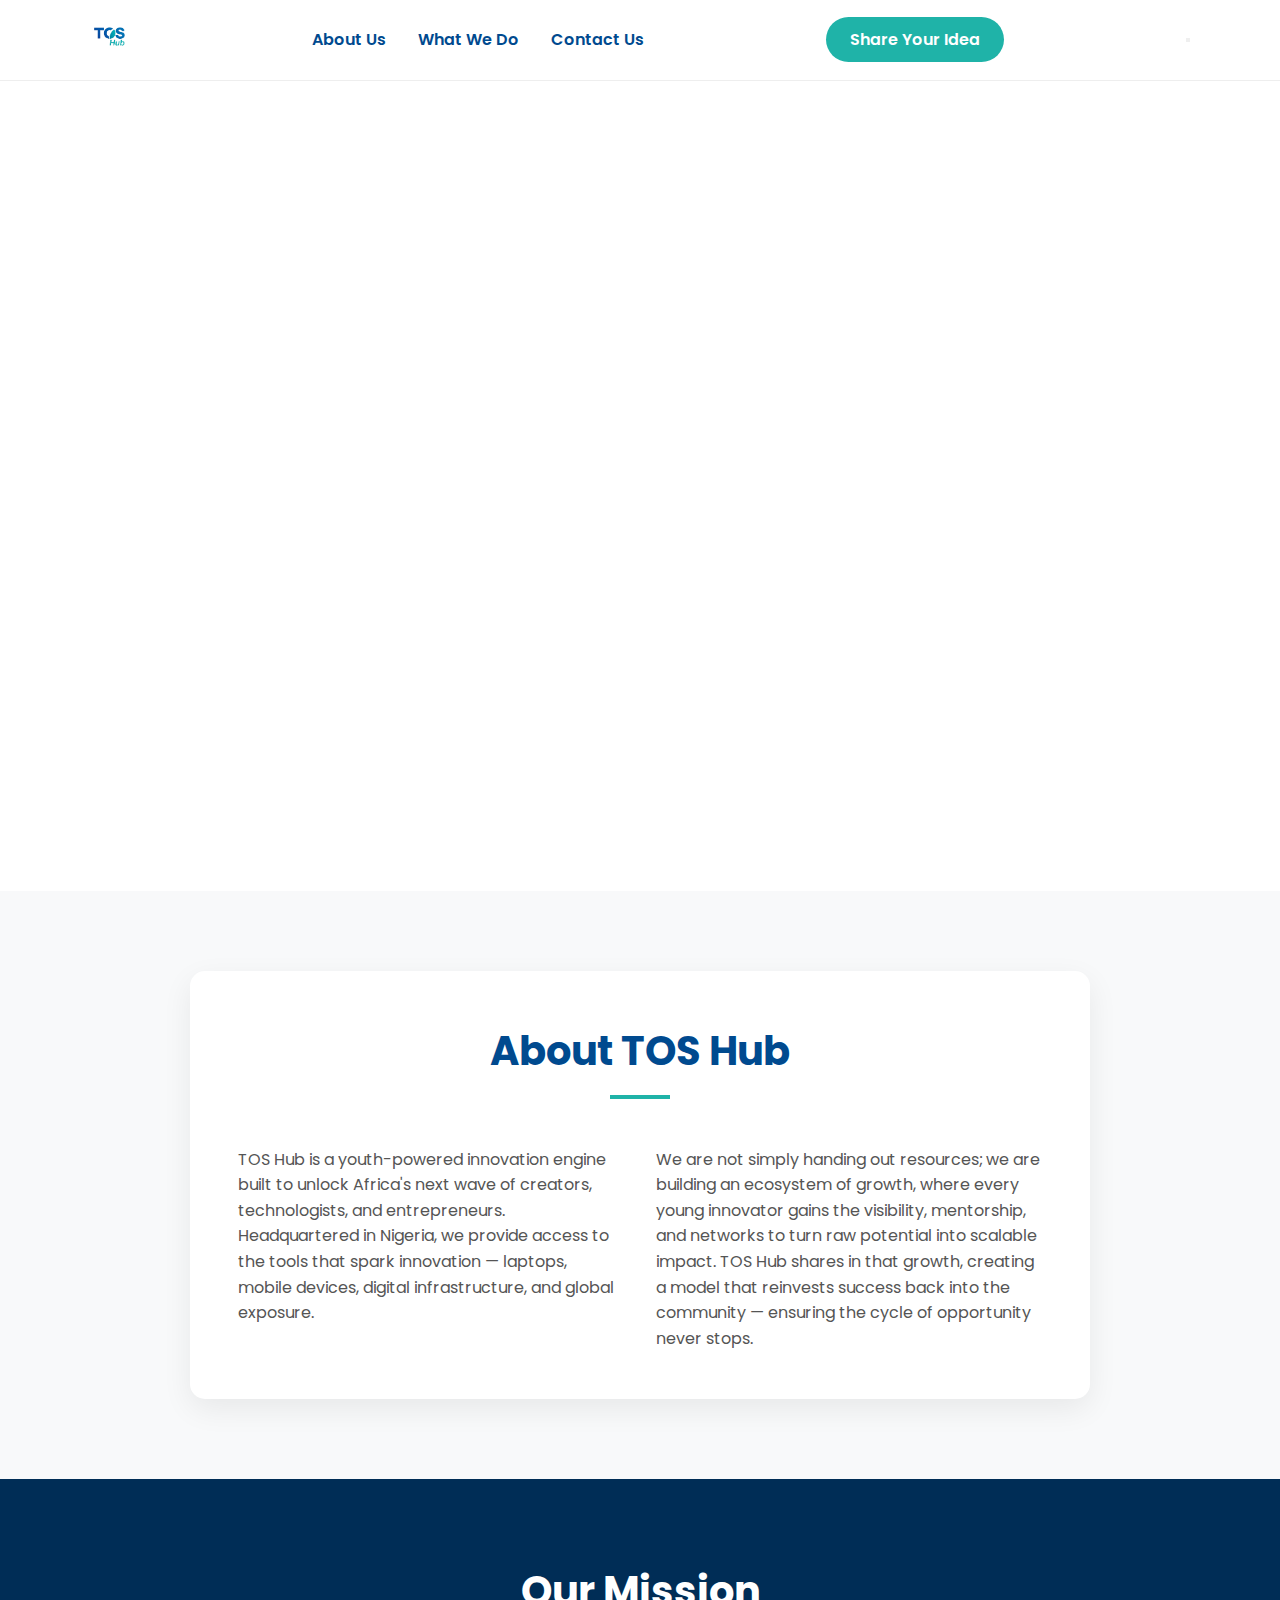
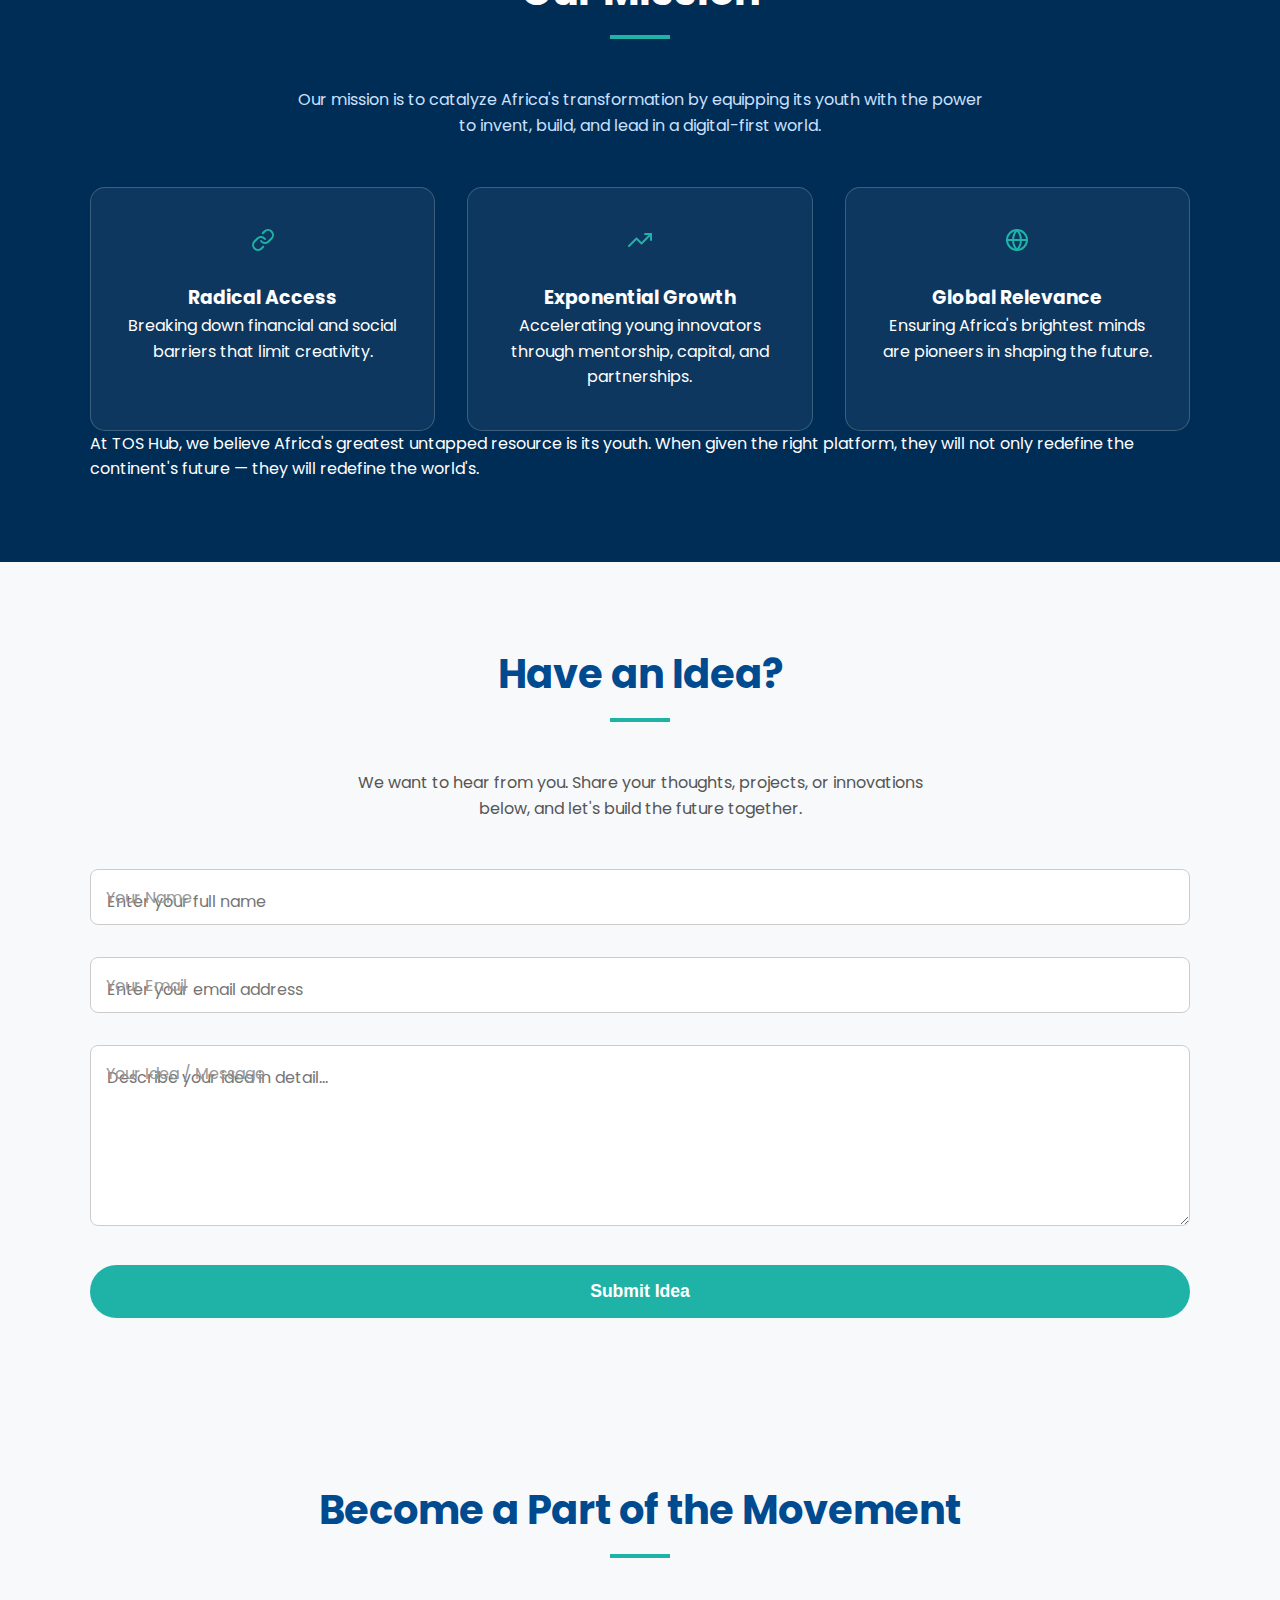
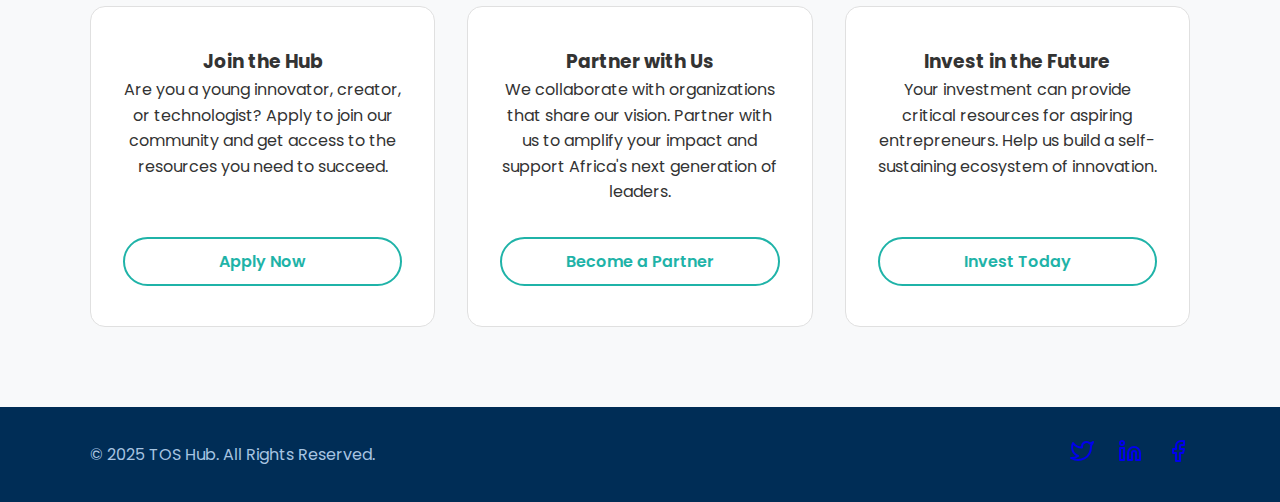
<file: index.html>
<!DOCTYPE html>
<html lang="en">

<head>
    <meta charset="UTF-8">
    <meta name="viewport" content="width=device-width, initial-scale=1.0">
    <title>TOS Hub - The Other Side</title>

    <!-- Google Fonts -->
    <link rel="preconnect" href="https://fonts.googleapis.com">
    <link rel="preconnect" href="https://fonts.gstatic.com" crossorigin>
    <link href="https://fonts.googleapis.com/css2?family=Poppins:wght@400;600;700&display=swap" rel="stylesheet">

    <!-- ====== FAVICON LINKS ====== -->
    <link rel="icon" href="images/favicon.ico" sizes="any">
    <link rel="icon" href="images/favicon.svg" type="image/svg+xml">
    <link rel="apple-touch-icon" href="images/apple-touch-icon.png">
    <link rel="manifest" href="images/site.webmanifest">

    <!-- Link to our CSS file -->
    <link rel="stylesheet" href="css/style.css">
</head>

<body>

    <!-- ====== HEADER & NAVIGATION ====== -->
    <header class="main-header">
        <div class="container">
            <nav class="main-nav">
                <a href="#" class="logo">
                    <img src="images/TOS-Hub-logo.png" alt="TOS Hub Logo">
                </a>
                <ul class="nav-links">
                    <li><a href="#about">About Us</a></li>
                    <li><a href="#mission">What We Do</a></li>
                    <li><a href="#contact">Contact Us</a></li>
                </ul>
                <a href="#share-idea" class="cta-button nav-cta">Share Your Idea</a>

                <!-- Mobile Menu Button -->
                <button class="mobile-nav-toggle" aria-label="Menu" aria-controls="nav-links" aria-expanded="false">
                    <span class="sr-only">Menu</span>
                    <span class="icon-hamburger"></span>
                </button>
            </nav>
        </div>
    </header>

    <main>
        <!-- ====== HERO SECTION ====== -->
        <section class="hero-section">
            <div class="hero-content">
                <h1 class="hero-title">The Other Side</h1>
                <p class="hero-subtitle">Empowering Africa's next wave of innovators</p>
                <a href="#share-idea" class="cta-button hero-cta">Share Your Idea</a>
            </div>
        </section>

        <!-- ====== ABOUT US SECTION ====== -->
        <section id="about" class="about-section">
            <div class="container">
                <div class="about-content-card">
                    <h2>About TOS Hub</h2>
                    <div class="about-text">
                        <p>
                            TOS Hub is a youth-powered innovation engine built to unlock Africa's next wave of creators, technologists, and entrepreneurs. Headquartered in Nigeria, we provide access to the tools that spark innovation — laptops, mobile devices, digital infrastructure,
                            and global exposure.
                        </p>
                        <p>
                            We are not simply handing out resources; we are building an ecosystem of growth, where every young innovator gains the visibility, mentorship, and networks to turn raw potential into scalable impact. TOS Hub shares in that growth, creating a model that
                            reinvests success back into the community — ensuring the cycle of opportunity never stops.
                        </p>
                    </div>
                </div>
            </div>
        </section>

        <!-- ====== OUR MISSION SECTION ====== -->
        <section id="mission" class="mission-section">
            <div class="container">
                <h2 class="light-text">Our Mission</h2>
                <p class="mission-intro">
                    Our mission is to catalyze Africa's transformation by equipping its youth with the power to invent, build, and lead in a digital-first world.
                </p>

                <div class="mission-cards-container">
                    <!-- Cards remain the same -->
                    <div class="mission-card">
                        <div class="icon-container">
                            <svg xmlns="http://www.w3.org/2000/svg" width="24" height="24" viewBox="0 0 24 24" fill="none" stroke="currentColor" stroke-width="2" stroke-linecap="round" stroke-linejoin="round"><path d="M10 13a5 5 0 0 0 7.54.54l3-3a5 5 0 0 0-7.07-7.07l-1.72 1.72"></path><path d="M14 11a5 5 0 0 0-7.54-.54l-3 3a5 5 0 0 0 7.07 7.07l1.72-1.72"></path></svg>
                        </div>
                        <h3>Radical Access</h3>
                        <p>Breaking down financial and social barriers that limit creativity.</p>
                    </div>
                    <div class="mission-card">
                        <div class="icon-container">
                            <svg xmlns="http://www.w3.org/2000/svg" width="24" height="24" viewBox="0 0 24 24" fill="none" stroke="currentColor" stroke-width="2" stroke-linecap="round" stroke-linejoin="round"><polyline points="23 6 13.5 15.5 8.5 10.5 1 18"></polyline><polyline points="17 6 23 6 23 12"></polyline></svg>
                        </div>
                        <h3>Exponential Growth</h3>
                        <p>Accelerating young innovators through mentorship, capital, and partnerships.</p>
                    </div>
                    <div class="mission-card">
                        <div class="icon-container">
                            <svg xmlns="http://www.w3.org/2000/svg" width="24" height="24" viewBox="0 0 24 24" fill="none" stroke="currentColor" stroke-width="2" stroke-linecap="round" stroke-linejoin="round"><circle cx="12" cy="12" r="10"></circle><line x1="2" y1="12" x2="22" y2="12"></line><path d="M12 2a15.3 15.3 0 0 1 4 10 15.3 15.3 0 0 1-4 10 15.3 15.3 0 0 1-4-10 15.3 15.3 0 0 1 4-10z"></path></svg>
                        </div>
                        <h3>Global Relevance</h3>
                        <p>Ensuring Africa's brightest minds are pioneers in shaping the future.</p>
                    </div>
                </div>

                <p class="mission-outro">
                    At TOS Hub, we believe Africa's greatest untapped resource is its youth. When given the right platform, they will not only redefine the continent's future — they will redefine the world's.
                </p>
            </div>
        </section>

        <!-- ====== SHARE YOUR IDEA (FORM) SECTION ====== -->
        <section id="share-idea" class="form-section">
            <div class="container">
                <h2>Have an Idea?</h2>
                <p class="form-intro">We want to hear from you. Share your thoughts, projects, or innovations below, and let's build the future together.</p>

                <!-- UPDATED FORM -->
                <form id="idea-form" action="https://formspree.io/f/mnngqdng" method="POST">
                    <div class="form-group">
                        <label for="name">Your Name</label>
                        <input type="text" id="name" name="name" placeholder="Enter your full name" required>
                    </div>
                    <div class="form-group">
                        <label for="email">Your Email</label>
                        <input type="email" id="email" name="email" placeholder="Enter your email address" required>
                    </div>
                    <div class="form-group">
                        <label for="idea">Your Idea / Message</label>
                        <textarea id="idea" name="idea" rows="6" placeholder="Describe your idea in detail..." required></textarea>
                    </div>
                    <button type="submit" class="cta-button form-submit-btn">Submit Idea</button>
                    <!-- New div for showing form status -->
                    <div id="form-status"></div>
                </form>
            </div>
        </section>

        <!-- ====== FINAL CTA SECTION ====== -->
        <section id="contact" class="final-cta-section">
            <div class="container">
                <h2>Become a Part of the Movement</h2>
                <div class="cta-cards-container">
                    <!-- Cards remain the same -->
                    <div class="cta-card">
                        <h3>Join the Hub</h3>
                        <p>Are you a young innovator, creator, or technologist? Apply to join our community and get access to the resources you need to succeed.</p>
                        <a href="#share-idea" class="cta-button secondary">Apply Now</a>
                    </div>
                    <div class="cta-card">
                        <h3>Partner with Us</h3>
                        <p>We collaborate with organizations that share our vision. Partner with us to amplify your impact and support Africa's next generation of leaders.</p>
                        <a href="#share-idea" class="cta-button secondary">Become a Partner</a>
                    </div>
                    <div class="cta-card">
                        <h3>Invest in the Future</h3>
                        <p>Your investment can provide critical resources for aspiring entrepreneurs. Help us build a self-sustaining ecosystem of innovation.</p>
                        <a href="#share-idea" class="cta-button secondary">Invest Today</a>
                    </div>
                </div>
            </div>
        </section>
    </main>

    <!-- ====== FOOTER ====== -->
    <footer class="main-footer">
        <div class="container">
            <div class="footer-content">
                <p>&copy; 2025 TOS Hub. All Rights Reserved.</p>
                <div class="social-links">
                    <a href="#" aria-label="Twitter"><svg xmlns="http://www.w3.org/2000/svg" width="24" height="24" viewBox="0 0 24 24" fill="none" stroke="currentColor" stroke-width="2" stroke-linecap="round" stroke-linejoin="round"><path d="M23 3a10.9 10.9 0 0 1-3.14 1.53 4.48 4.48 0 0 0-7.86 3v1A10.66 10.66 0 0 1 3 4s-4 9 5 13a11.64 11.64 0 0 1-7 2c9 5 20 0 20-11.5a4.5 4.5 0 0 0-.08-.83A7.72 7.72 0 0 0 23 3z"></path></svg></a>
                    <a href="#" aria-label="LinkedIn"><svg xmlns="http://www.w3.org/2000/svg" width="24" height="24" viewBox="0 0 24 24" fill="none" stroke="currentColor" stroke-width="2" stroke-linecap="round" stroke-linejoin="round"><path d="M16 8a6 6 0 0 1 6 6v7h-4v-7a2 2 0 0 0-2-2 2 2 0 0 0-2 2v7h-4v-7a6 6 0 0 1 6-6z"></path><rect x="2" y="9" width="4" height="12"></rect><circle cx="4" cy="4" r="2"></circle></svg></a>
                    <a href="#" aria-label="Facebook"><svg xmlns="http://www.w3.org/2000/svg" width="24" height="24" viewBox="0 0 24 24" fill="none" stroke="currentColor" stroke-width="2" stroke-linecap="round" stroke-linejoin="round"><path d="M18 2h-3a5 5 0 0 0-5 5v3H7v4h3v8h4v-8h3l1-4h-4V7a1 1 0 0 1 1-1h3z"></path></svg></a>
                </div>
            </div>
        </div>
    </footer>

    <!-- Link to our JavaScript file -->
    <script src="js/main.js"></script>
</body>

</html>
</file>
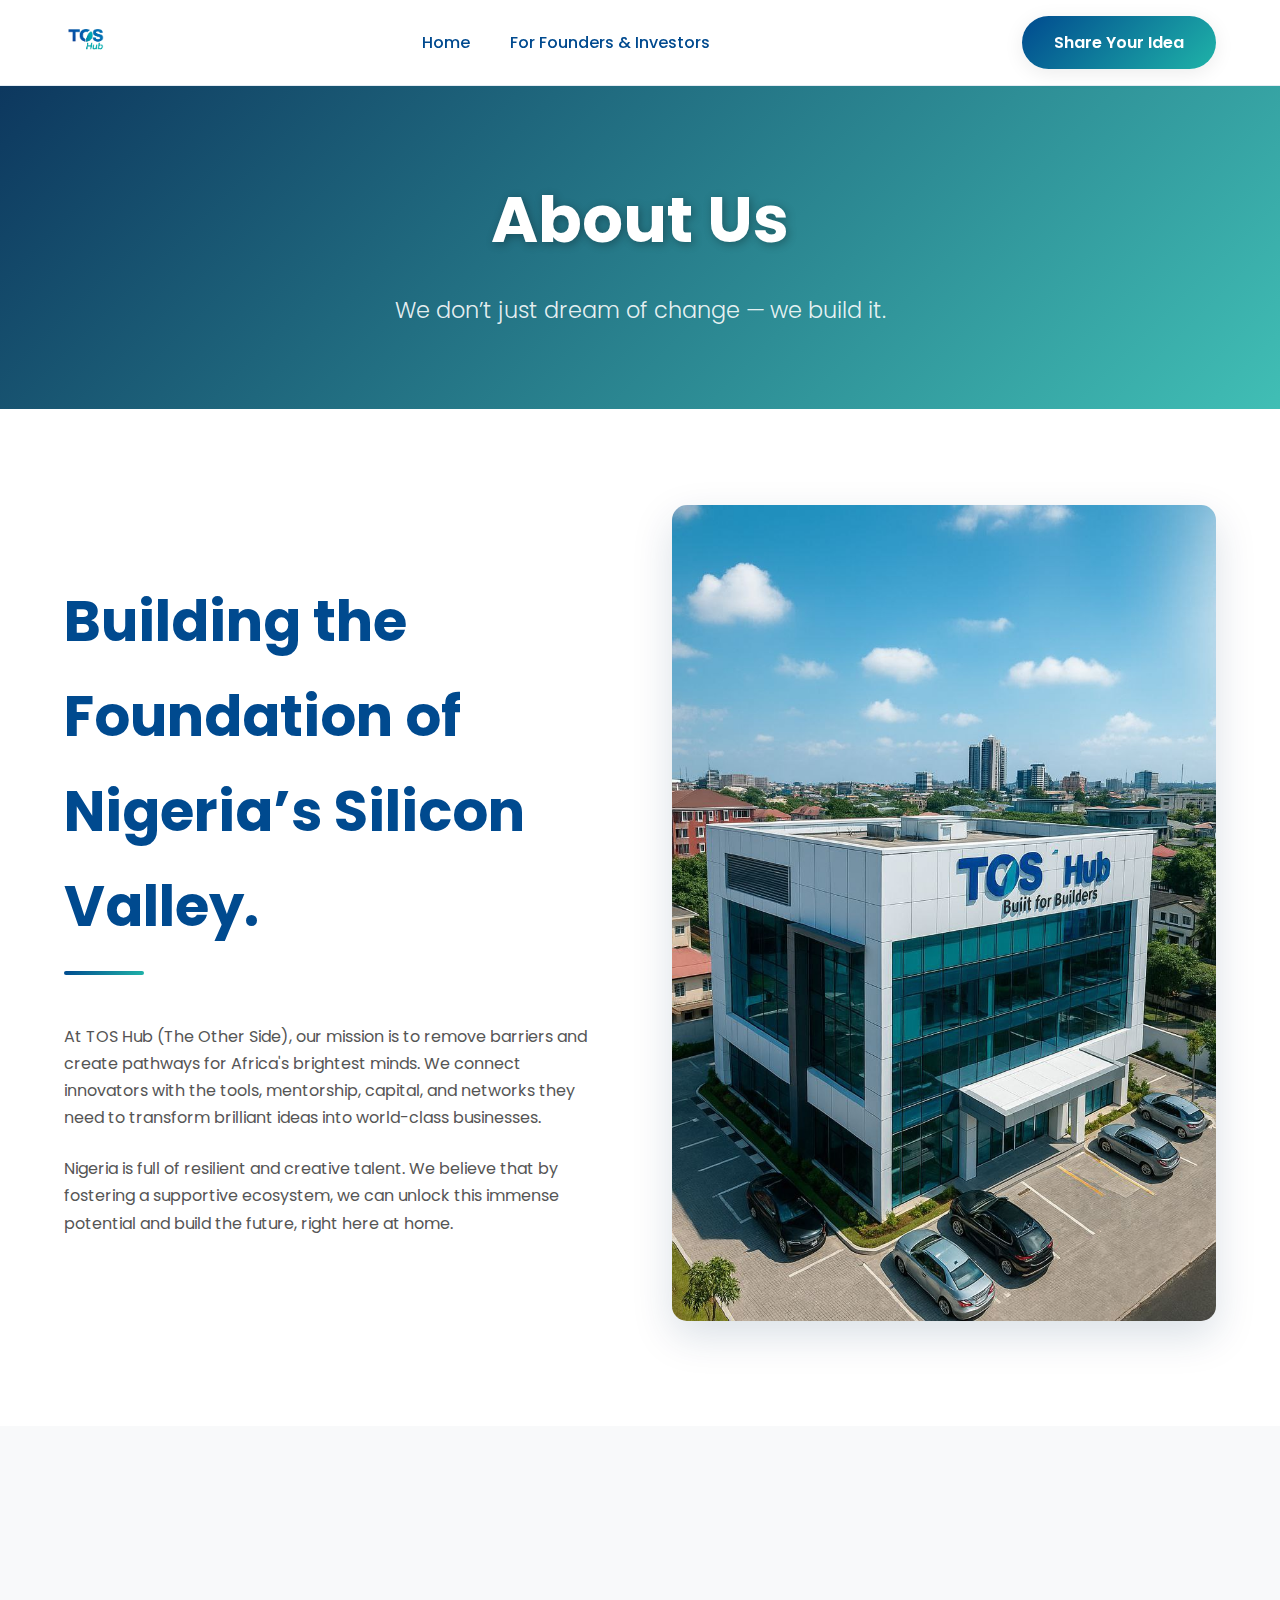
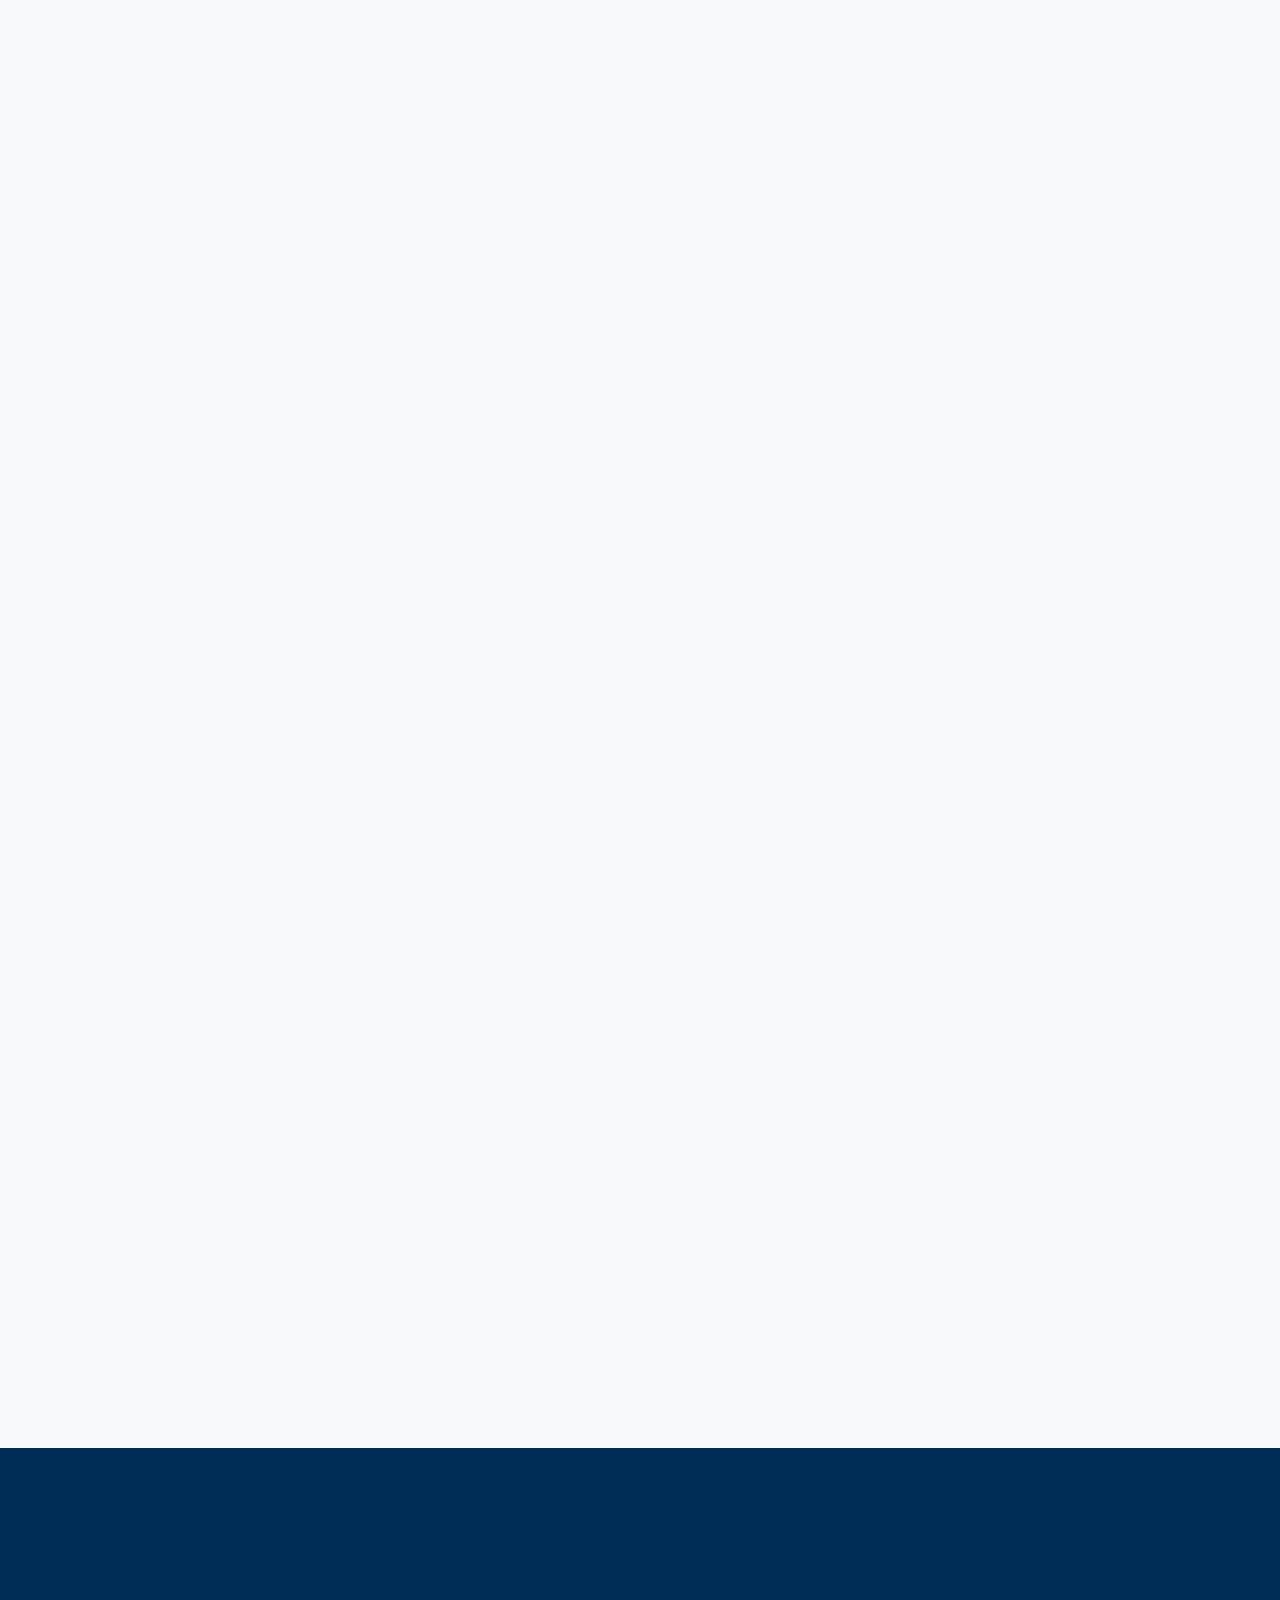
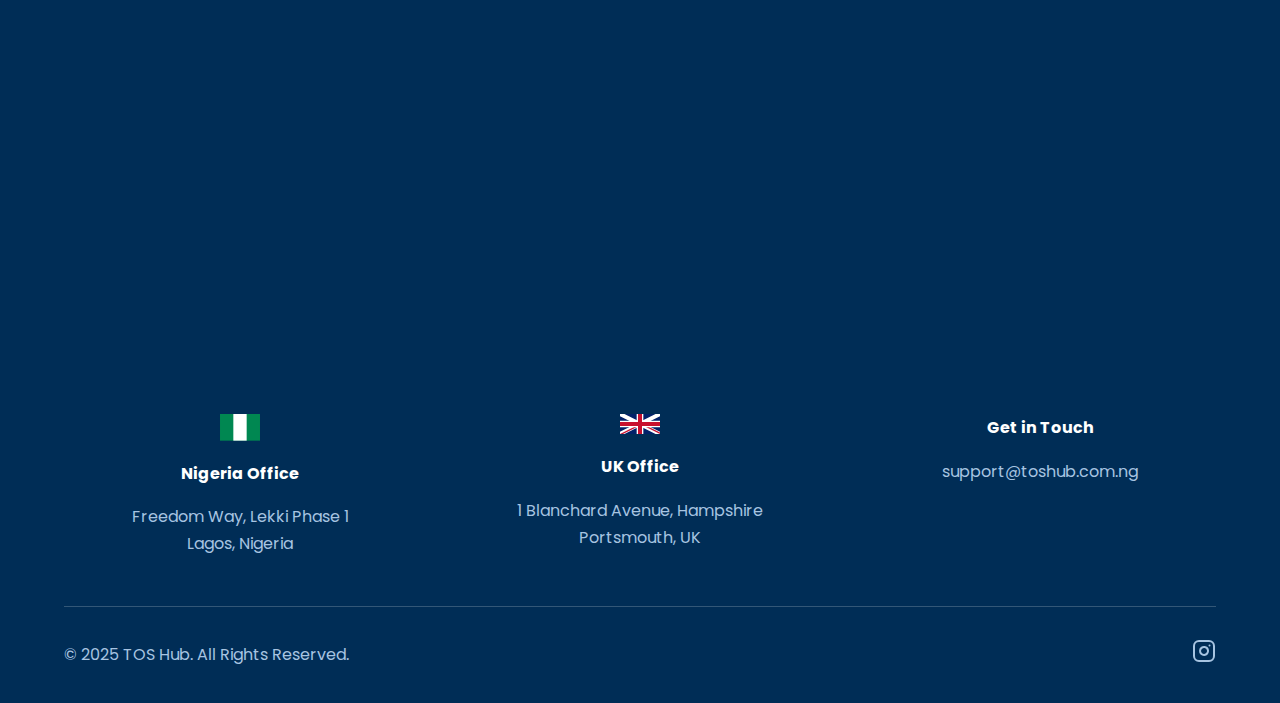
<file: about.html>
<!DOCTYPE html>
<html lang="en">

<head>
    <meta charset="UTF-8">
    <meta name="viewport" content="width=device-width, initial-scale=1.0">
    <title>About Us - TOS Hub</title>
    <link rel="preconnect" href="https://fonts.googleapis.com">
    <link rel="preconnect" href="https://fonts.gstatic.com" crossorigin>
    <link href="https://fonts.googleapis.com/css2?family=Poppins:wght@400;600;700&display=swap" rel="stylesheet">
    <link rel="icon" href="images/favicon.ico" sizes="any">
    <link rel="apple-touch-icon" href="images/apple-touch-icon.png">
    <style>
         :root {
            --primary-blue: #004a8f;
            --accent-teal: #1fb3a8;
            --dark-blue-bg: #002d56;
            --text-color: #333;
            --white-color: #ffffff;
            --light-gray: #f8f9fa;
            --shadow-light: 0 4px 20px rgba(0, 0, 0, 0.08);
            --shadow-medium: 0 8px 30px rgba(0, 0, 0, 0.12);
            --shadow-heavy: 0 15px 40px rgba(0, 45, 86, 0.15);
            --gradient-primary: linear-gradient(135deg, var(--primary-blue) 0%, var(--accent-teal) 100%);
            --gradient-overlay: linear-gradient(135deg, rgba(0, 45, 86, 0.95), rgba(31, 179, 168, 0.85));
        }
        
        html {
            scroll-behavior: smooth;
        }
        
        * {
            margin: 0;
            padding: 0;
            box-sizing: border-box;
        }
        
        body {
            font-family: "Poppins", sans-serif;
            color: var(--text-color);
            line-height: 1.7;
            background-color: var(--white-color);
            overflow-x: hidden;
        }
        
        body.nav-open {
            overflow: hidden;
        }
        
        .container {
            width: 90%;
            max-width: 1200px;
            margin: 0 auto;
        }
        
        .main-header {
            background: rgba(255, 255, 255, 0.95);
            backdrop-filter: blur(10px);
            padding: 1rem 0;
            border-bottom: 1px solid rgba(0, 74, 143, 0.1);
            position: sticky;
            top: 0;
            z-index: 1000;
        }
        
        .main-nav {
            display: flex;
            justify-content: space-between;
            align-items: center;
        }
        
        .logo img {
            height: 45px;
            transition: transform 0.3s ease;
        }
        
        .logo:hover img {
            transform: scale(1.05);
        }
        
        .nav-links {
            list-style: none;
            display: flex;
            gap: 2.5rem;
        }
        
        .nav-links a {
            text-decoration: none;
            color: var(--primary-blue);
            font-weight: 500;
            position: relative;
            padding: 0.5rem 0;
        }
        
        .nav-links a::after {
            content: "";
            position: absolute;
            bottom: 0;
            left: 0;
            width: 0;
            height: 2px;
            background: var(--gradient-primary);
            transition: width 0.3s ease;
        }
        
        .nav-links a:hover::after {
            width: 100%;
        }
        
        .cta-button {
            background: var(--gradient-primary);
            color: var(--white-color);
            padding: 0.8rem 2rem;
            border-radius: 50px;
            text-decoration: none;
            font-weight: 600;
            transition: all 0.3s ease;
            border: none;
            cursor: pointer;
            box-shadow: var(--shadow-light);
            display: inline-block;
        }
        
        .cta-button:hover {
            transform: translateY(-3px);
            box-shadow: var(--shadow-medium);
        }
        
        .mobile-nav-toggle,
        .mobile-sidebar,
        .overlay,
        .close-btn {
            display: none;
        }
        
        section {
            padding: 6rem 0;
        }
        
        h1,
        h2 {
            font-weight: 700;
            color: var(--primary-blue);
            text-align: center;
        }
        
        h2 {
            font-size: clamp(2rem, 5vw, 2.8rem);
            margin-bottom: 1rem;
            position: relative;
        }
        
        h2::after {
            content: "";
            display: block;
            width: 80px;
            height: 4px;
            background: var(--gradient-primary);
            margin: 1rem auto 3rem;
            border-radius: 2px;
        }
        
        .page-header {
            background: var(--gradient-overlay);
            color: var(--white-color);
            text-align: center;
            padding: 5rem 1rem;
        }
        
        .page-header h1 {
            font-size: clamp(2.5rem, 5vw, 4rem);
            text-shadow: 2px 2px 10px rgba(0, 0, 0, 0.3);
            color: var(--white-color);
        }
        
        .page-subtitle {
            font-size: clamp(1.1rem, 2.5vw, 1.4rem);
            color: rgba(255, 255, 255, 0.9);
            max-width: 800px;
            margin: 1rem auto 0;
            font-weight: 300;
        }
        
        .about-intro-grid {
            display: grid;
            grid-template-columns: 1fr 1fr;
            gap: 4rem;
            align-items: center;
        }
        
        .about-intro-text h2 {
            text-align: left;
            font-size: clamp(2.2rem, 5vw, 3.5rem);
        }
        
        .about-intro-text h2::after {
            margin-left: 0;
        }
        
        .about-intro-text p {
            color: #555;
            margin-bottom: 1.5rem;
        }
        
        .about-intro-image img {
            width: 100%;
            border-radius: 15px;
            box-shadow: var(--shadow-heavy);
        }
        
        .pillars-section,
        .founder-section {
            background-color: var(--light-gray);
        }
        
        .pillars-grid {
            display: grid;
            grid-template-columns: repeat(auto-fit, minmax(280px, 1fr));
            gap: 2rem;
            margin-top: 3rem;
        }
        
        .pillar-card {
            background-color: var(--white-color);
            padding: 2.5rem 2rem;
            border-radius: 15px;
            text-align: center;
            box-shadow: var(--shadow-light);
            border-top: 4px solid var(--accent-teal);
            transition: transform 0.3s ease, box-shadow 0.3s ease;
        }
        
        .pillar-card:hover {
            transform: translateY(-8px);
            box-shadow: var(--shadow-medium);
        }
        
        .pillar-card h3 {
            color: var(--primary-blue);
            margin-bottom: 1rem;
        }
        
        .founder-card {
            display: grid;
            grid-template-columns: 1fr 350px;
            background-color: var(--white-color);
            border-radius: 20px;
            box-shadow: var(--shadow-heavy);
            overflow: hidden;
            max-width: 1000px;
            margin: 3rem auto 0;
            text-align: left;
        }
        
        .founder-card-image img {
            width: 100%;
            height: 100%;
            object-fit: cover;
            display: block;
        }
        
        .founder-card-details {
            padding: 3rem;
            display: flex;
            flex-direction: column;
            justify-content: center;
        }
        
        .founder-card-details h2 {
            text-align: left;
            margin-bottom: 0.5rem;
        }
        
        .founder-card-details h2::after {
            display: none;
        }
        
        .founder-title {
            font-weight: 600;
            color: var(--accent-teal);
            margin-bottom: 1rem;
        }
        
        .founder-card-details p {
            color: #555;
            margin-bottom: 1.5rem;
        }
        
        .founder-card-quote {
            font-size: 1.25rem;
            font-style: italic;
            color: var(--primary-blue);
            border-left: 4px solid var(--accent-teal);
            padding-left: 1.5rem;
            margin-top: 1rem;
        }
        
        .page-cta-section {
            background-color: var(--dark-blue-bg);
            color: var(--white-color);
            text-align: center;
        }
        
        .page-cta-section h2 {
            color: var(--white-color);
        }
        
        .page-cta-section p {
            max-width: 600px;
            margin: 1rem auto 2rem;
            color: #cce0ff;
        }
        
        .main-footer {
            background: var(--dark-blue-bg);
            color: #a7c4e1;
            padding: 4rem 0 2rem;
        }
        
        .footer-grid {
            display: grid;
            grid-template-columns: repeat(auto-fit, minmax(280px, 1fr));
            gap: 3rem;
            margin-bottom: 3rem;
        }
        
        .footer-address,
        .footer-contact {
            text-align: center;
        }
        
        .footer-flag {
            margin-bottom: 1rem;
            line-height: 1;
        }
        
        .footer-address h4,
        .footer-contact h4 {
            color: var(--white-color);
            margin-bottom: 1rem;
        }
        
        .footer-address p,
        .footer-contact a {
            color: #a7c4e1;
            text-decoration: none;
            transition: color 0.3s ease;
        }
        
        .footer-contact a:hover {
            color: var(--accent-teal);
        }
        
        .footer-bottom {
            display: flex;
            justify-content: space-between;
            align-items: center;
            border-top: 1px solid rgba(255, 255, 255, 0.2);
            padding-top: 2rem;
        }
        
        .social-links a {
            color: #a7c4e1;
            transition: all 0.3s ease;
            display: inline-block;
        }
        
        .social-links a:hover {
            color: var(--accent-teal);
            transform: translateY(-3px);
        }
        
        .animate-on-scroll {
            opacity: 0;
            transform: translateY(40px);
            transition: opacity 0.6s ease-out, transform 0.6s ease-out;
        }
        
        .animate-on-scroll.is-visible {
            opacity: 1;
            transform: translateY(0);
        }
        
        .pillars-grid>.animate-on-scroll:nth-child(2) {
            transition-delay: 0.1s;
        }
        
        .pillars-grid>.animate-on-scroll:nth-child(3) {
            transition-delay: 0.2s;
        }
        
        .pillars-grid>.animate-on-scroll:nth-child(4) {
            transition-delay: 0.3s;
        }
        
        @media (max-width: 992px) {
            .about-intro-grid,
            .founder-card {
                grid-template-columns: 1fr;
            }
            .founder-card {
                grid-template-rows: 400px auto;
            }
            .founder-card-image {
                order: -1;
            }
            .about-intro-text h2 {
                text-align: center;
            }
            .about-intro-text h2::after {
                margin: 1rem auto 3rem;
            }
        }
        
        @media (max-width: 768px) {
            .nav-links,
            .nav-cta {
                display: none;
            }
            .mobile-nav-toggle,
            .overlay,
            .mobile-sidebar {
                display: block;
            }
            .overlay {
                position: fixed;
                inset: 0;
                background-color: rgba(0, 25, 50, 0.4);
                z-index: 1050;
                opacity: 0;
                pointer-events: none;
            }
            .mobile-sidebar {
                display: flex;
                flex-direction: column;
                justify-content: center;
                align-items: center;
                position: fixed;
                top: 0;
                right: 0;
                height: 100vh;
                width: min(80vw, 350px);
                z-index: 1100;
                background-color: rgba(255, 255, 255, 0.9);
                backdrop-filter: blur(15px);
                box-shadow: -5px 0 30px rgba(0, 0, 0, 0.1);
                transform: translateX(100%);
                transition: transform 0.4s cubic-bezier(0.25, 1, 0.5, 1);
            }
            body.nav-open .overlay {
                opacity: 1;
                pointer-events: auto;
            }
            body.nav-open .mobile-sidebar {
                transform: translateX(0);
            }
            .close-btn {
                display: block;
                position: absolute;
                top: 1.25rem;
                right: 1.25rem;
                background: transparent;
                border: none;
                padding: 0.5rem;
                cursor: pointer;
                color: var(--primary-blue);
            }
            .mobile-sidebar ul {
                list-style: none;
                text-align: center;
                padding: 0;
            }
            .mobile-sidebar li {
                margin: 1.5rem 0;
            }
            .mobile-sidebar a {
                font-size: 1.5rem;
                font-weight: 600;
                text-decoration: none;
                color: var(--primary-blue);
            }
            .mobile-nav-toggle {
                background: transparent;
                border: 0;
                cursor: pointer;
                padding: 0.5rem;
                z-index: 1200;
                position: relative;
                width: 28px;
                height: 21px;
            }
            .icon-hamburger {
                display: block;
                position: absolute;
                height: 3px;
                width: 100%;
                background: var(--primary-blue);
                border-radius: 2px;
                top: 50%;
                transform: translateY(-50%);
            }
            .icon-hamburger::before,
            .icon-hamburger::after {
                content: "";
                display: block;
                background: var(--primary-blue);
                position: absolute;
                height: 3px;
                width: 100%;
            }
            .icon-hamburger::before {
                top: -8px;
            }
            .icon-hamburger::after {
                top: 8px;
            }
            .founder-card-details {
                padding: 2rem;
            }
            .footer-bottom {
                flex-direction: column;
                gap: 1.5rem;
                text-align: center;
            }
        }
    </style>
</head>

<body>
    <div class="overlay"></div>
    <aside class="mobile-sidebar" id="mobile-sidebar">
        <button class="close-btn" aria-label="Close menu"><svg xmlns="http://www.w3.org/2000/svg" width="24" height="24" viewBox="0 0 24 24" fill="none" stroke="currentColor" stroke-width="2.5" stroke-linecap="round" stroke-linejoin="round"><line x1="18" y1="6" x2="6" y2="18"></line><line x1="6" y1="6" x2="18" y2="18"></line></svg></button>
        <ul>
            <li><a href="index.html">Home</a></li>
            <li><a href="join.html">Join Us</a></li>
            <li><a href="index.html#share-idea" class="cta-button mobile-menu-cta">Share Your Idea</a></li>
        </ul>
    </aside>

    <header class="main-header">
        <div class="container">
            <nav class="main-nav">
                <a href="index.html" class="logo"><img src="images/TOS-Hub-logo.png" alt="TOS Hub Logo"></a>
                <ul class="nav-links">
                    <li><a href="index.html">Home</a></li>
                    <li><a href="join.html">For Founders & Investors</a></li>
                </ul>
                <a href="index.html#share-idea" class="cta-button nav-cta">Share Your Idea</a>
                <button class="mobile-nav-toggle" aria-label="Menu" aria-controls="mobile-sidebar" aria-expanded="false"><span class="icon-hamburger"></span></button>
            </nav>
        </div>
    </header>

    <main>
        <section class="page-header">
            <div class="container">
                <h1 class="animate-on-scroll is-visible">About Us</h1>
                <p class="page-subtitle animate-on-scroll is-visible" style="transition-delay: 0.2s;">We don’t just dream of change — we build it.</p>
            </div>
        </section>

        <section class="about-intro-section">
            <div class="container">
                <div class="about-intro-grid">
                    <div class="about-intro-text animate-on-scroll">
                        <h2>Building the Foundation of Nigeria’s Silicon Valley.</h2>
                        <p>At TOS Hub (The Other Side), our mission is to remove barriers and create pathways for Africa's brightest minds. We connect innovators with the tools, mentorship, capital, and networks they need to transform brilliant ideas into
                            world-class businesses.</p>
                        <p>Nigeria is full of resilient and creative talent. We believe that by fostering a supportive ecosystem, we can unlock this immense potential and build the future, right here at home.</p>
                    </div>
                    <div class="about-intro-image animate-on-scroll" style="transition-delay: 0.2s;">
                        <img src="images/about-cta-image.jpg" alt="The TOS Hub building in Lagos, Nigeria.">
                    </div>
                </div>
            </div>
        </section>

        <section class="founder-section">
            <div class="container">
                <div class="animate-on-scroll">
                    <h2>Founder’s Story</h2>
                </div>
                <div class="founder-card animate-on-scroll">
                    <div class="founder-card-details">
                        <h2>David Osime</h2>
                        <span class="founder-title">From Global Dealmaker to Lagos Builder</span>
                        <p>Born in Nigeria, shaped in Europe, and returning with purpose. For over five years, I built my career in the CRO and biotech sector—closing $25M+ in contracts and opening new markets across Europe.</p>
                        <p>But every time I came home, I saw the same truth: Nigeria doesn’t lack talent. It lacks access.</p>
                        <blockquote class="founder-card-quote">“The difference between poverty and prosperity is often simply access to opportunity.”</blockquote>
                    </div>
                    <div class="founder-card-image">
                        <img src="images/david-osime.jpg" alt="A portrait of David Osime, Founder of TOS Hub.">
                    </div>
                </div>
            </div>
        </section>

        <section class="pillars-section">
            <div class="container">
                <h2 class="animate-on-scroll">What Makes Us Different</h2>
                <div class="pillars-grid">
                    <div class="pillar-card animate-on-scroll">
                        <h3>Execution First</h3>
                        <p>Backed by a track record of $25M+ in global business development, we focus on practical execution.</p>
                    </div>
                    <div class="pillar-card animate-on-scroll">
                        <h3>Resilient by Design</h3>
                        <p>Our model is specifically structured to navigate and thrive within the realities of the Lagos market.</p>
                    </div>
                    <div class="pillar-card animate-on-scroll">
                        <h3>Pipeline Access</h3>
                        <p>We source top-tier talent directly through partnerships with universities and corporations.</p>
                    </div>
                    <div class="pillar-card animate-on-scroll">
                        <h3>Narrative Power</h3>
                        <p>Founders in our ecosystem are amplified through The Other Side, our dedicated media platform.</p>
                    </div>
                </div>
            </div>
        </section>

        <section class="page-cta-section">
            <div class="container animate-on-scroll">
                <h2>Join the Movement</h2>
                <p>TOS Hub is more than an incubator. It is a bridge—a launchpad for African talent to create globally competitive businesses, built in Africa, by Africans, for the world.</p>
                <a href="join.html" class="cta-button">Become a Founder or Investor</a>
            </div>
        </section>
    </main>

    <footer class="main-footer">
        <div class="container">
            <div class="footer-grid">
                <div class="footer-address">
                    <div class="footer-flag"><svg viewBox="0 0 900 600" width="40" xmlns="http://www.w3.org/2000/svg"><rect fill="#008751" width="900" height="600"/><rect fill="#fff" width="300" height="600" x="300"/></svg></div>
                    <h4>Nigeria Office</h4>
                    <p>Freedom Way, Lekki Phase 1<br>Lagos, Nigeria</p>
                </div>
                <div class="footer-address">
                    <div class="footer-flag"><svg viewBox="0 0 60 30" width="40" xmlns="http://www.w3.org/2000/svg"><clipPath id="a"><path d="M0 0v30h60V0z"/></clipPath><clipPath id="b"><path d="M30 15h30v15zv15h-30zH0z"/></clipPath><g clip-path="url(#a)"><path d="M0 0v30h60V0z" fill="#012169"/><path d="M0 0l60 30m0-30L0 30" stroke="#fff" stroke-width="6"/><path d="M0 0l60 30m0-30L0 30" clip-path="url(#b)" stroke="#C8102E" stroke-width="4"/><path d="M30 0v30M0 15h60" stroke="#fff" stroke-width="10"/><path d="M30 0v30M0 15h60" stroke="#C8102E" stroke-width="6"/></g></svg></div>
                    <h4>UK Office</h4>
                    <p>1 Blanchard Avenue, Hampshire<br>Portsmouth, UK</p>
                </div>
                <div class="footer-contact">
                    <h4>Get in Touch</h4><a href="mailto:support@toshub.com.ng">support@toshub.com.ng</a></div>
            </div>
            <div class="footer-bottom">
                <p>&copy; 2025 TOS Hub. All Rights Reserved.</p>
                <div class="social-links">
                    <a href="https://www.instagram.com/tos.hub?igsh=MXR4ZXJ2ZndudXhxdQ%3D%3D&utm_source=qr" aria-label="Instagram" target="_blank" rel="noopener noreferrer">
                        <svg xmlns="http://www.w3.org/2000/svg" width="24" height="24" viewBox="0 0 24 24" fill="none" stroke="currentColor" stroke-width="2" stroke-linecap="round" stroke-linejoin="round"><rect x="2" y="2" width="20" height="20" rx="5" ry="5"></rect><path d="M16 11.37A4 4 0 1 1 12.63 8 4 4 0 0 1 16 11.37z"></path><line x1="17.5" y1="6.5" x2="17.51" y2="6.5"></line></svg>
                    </a>
                </div>
            </div>
        </div>
    </footer>

    <script>
        document.addEventListener('DOMContentLoaded', function() {
            const navToggle = document.querySelector('.mobile-nav-toggle');
            if (navToggle) {
                const mobileSidebar = document.getElementById('mobile-sidebar');
                const overlay = document.querySelector('.overlay');
                const closeBtn = document.querySelector('.close-btn');
                const openMenu = () => document.body.classList.add('nav-open');
                const closeMenu = () => document.body.classList.remove('nav-open');
                navToggle.addEventListener('click', openMenu);
                closeBtn.addEventListener('click', closeMenu);
                overlay.addEventListener('click', closeMenu);
                mobileSidebar.querySelectorAll('a').forEach(link => link.addEventListener('click', closeMenu));
                document.addEventListener('keydown', (e) => e.key === 'Escape' && closeMenu());
            }
            const animatedElements = document.querySelectorAll('.animate-on-scroll');
            const observer = new IntersectionObserver((entries) => {
                entries.forEach(entry => {
                    if (entry.isIntersecting) {
                        entry.target.classList.add('is-visible');
                        observer.unobserve(entry.target);
                    }
                });
            }, {
                threshold: 0.1
            });
            animatedElements.forEach(el => observer.observe(el));
        });
    </script>
</body>

</html>
</file>
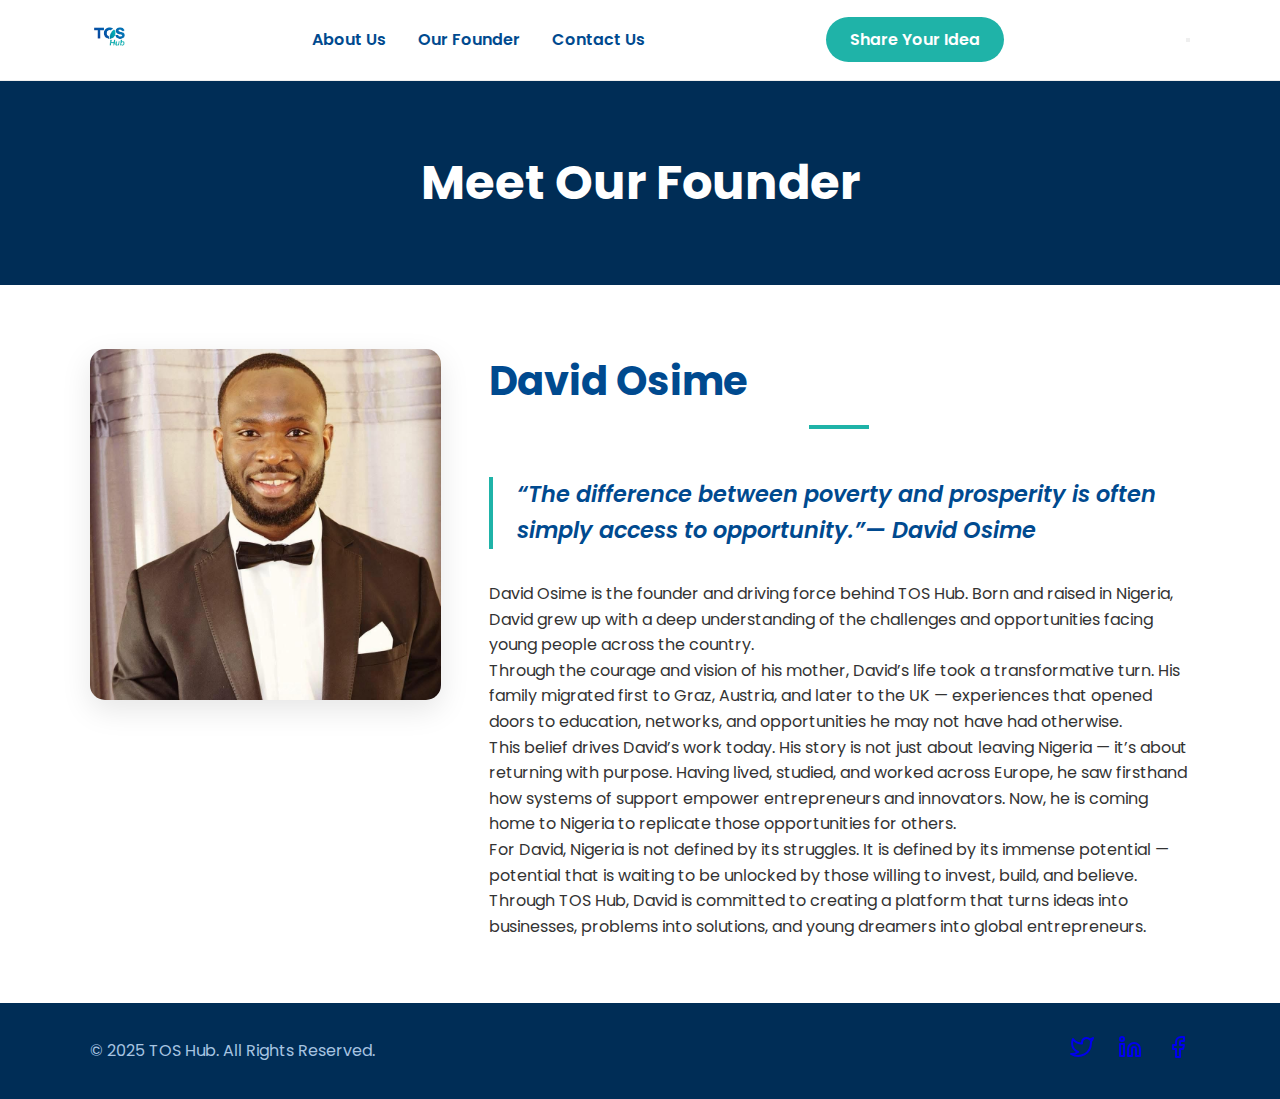
<file: founder.html>
<!DOCTYPE html>
<html lang="en">

<head>
    <meta charset="UTF-8">
    <meta name="viewport" content="width=device-width, initial-scale=1.0">
    <title>Meet Our Founder - TOS Hub</title>
    <link rel="preconnect" href="https://fonts.googleapis.com">
    <link rel="preconnect" href="https://fonts.gstatic.com" crossorigin>
    <link href="https://fonts.googleapis.com/css2?family=Poppins:wght@400;600;700&display=swap" rel="stylesheet">
    <link rel="icon" href="/images/favicon.ico" sizes="any">
    <link rel="stylesheet" href="/css/style.css">
</head>

<body>
    <header class="main-header">
        <div class="container">
            <nav class="main-nav">
                <a href="/index.html" class="logo"><img src="/images/TOS-Hub-logo.png" alt="TOS Hub Logo"></a>
                <ul class="nav-links">
                    <li><a href="/about.html">About Us</a></li>
                    <li><a href="/founder.html">Our Founder</a></li>
                    <li><a href="/index.html#contact">Contact Us</a></li>
                </ul>
                <a href="/index.html#share-idea" class="cta-button nav-cta">Share Your Idea</a>
                <button class="mobile-nav-toggle" aria-label="Menu" aria-controls="nav-links" aria-expanded="false"><span class="sr-only">Menu</span><span class="icon-hamburger"></span></button>
            </nav>
        </div>
    </header>
    <main>
        <section class="page-header">
            <div class="container">
                <h1>Meet Our Founder</h1>
            </div>
        </section>
        <section class="founder-section">
            <div class="container">
                <div class="founder-grid">
                    <div class="founder-image-container"><img src="/images/david-osime.jpg" alt="David Osime, Founder of TOS Hub"></div>
                    <div class="founder-text-container">
                        <h2>David Osime</h2>
                        <blockquote class="founder-quote">“The difference between poverty and prosperity is often simply access to opportunity.”<cite>— David Osime</cite></blockquote>
                        <p>David Osime is the founder and driving force behind TOS Hub. Born and raised in Nigeria, David grew up with a deep understanding of the challenges and opportunities facing young people across the country.</p>
                        <p>Through the courage and vision of his mother, David’s life took a transformative turn. His family migrated first to Graz, Austria, and later to the UK — experiences that opened doors to education, networks, and opportunities he
                            may not have had otherwise.</p>
                        <p>This belief drives David’s work today. His story is not just about leaving Nigeria — it’s about returning with purpose. Having lived, studied, and worked across Europe, he saw firsthand how systems of support empower entrepreneurs
                            and innovators. Now, he is coming home to Nigeria to replicate those opportunities for others.</p>
                        <p>For David, Nigeria is not defined by its struggles. It is defined by its immense potential — potential that is waiting to be unlocked by those willing to invest, build, and believe. Through TOS Hub, David is committed to creating
                            a platform that turns ideas into businesses, problems into solutions, and young dreamers into global entrepreneurs.</p>
                    </div>
                </div>
            </div>
        </section>
    </main>
    <footer class="main-footer">
        <div class="container">
            <div class="footer-content">
                <p>&copy; 2025 TOS Hub. All Rights Reserved.</p>
                <div class="social-links">
                    <a href="#" aria-label="Twitter"><svg xmlns="http://www.w3.org/2000/svg" width="24" height="24" viewBox="0 0 24 24" fill="none" stroke="currentColor" stroke-width="2" stroke-linecap="round" stroke-linejoin="round"><path d="M23 3a10.9 10.9 0 0 1-3.14 1.53 4.48 4.48 0 0 0-7.86 3v1A10.66 10.66 0 0 1 3 4s-4 9 5 13a11.64 11.64 0 0 1-7 2c9 5 20 0 20-11.5a4.5 4.5 0 0 0-.08-.83A7.72 7.72 0 0 0 23 3z"></path></svg></a>
                    <a href="#" aria-label="LinkedIn"><svg xmlns="http://www.w3.org/2000/svg" width="24" height="24" viewBox="0 0 24 24" fill="none" stroke="currentColor" stroke-width="2" stroke-linecap="round" stroke-linejoin="round"><path d="M16 8a6 6 0 0 1 6 6v7h-4v-7a2 2 0 0 0-2-2 2 2 0 0 0-2 2v7h-4v-7a6 6 0 0 1 6-6z"></path><rect x="2" y="9" width="4" height="12"></rect><circle cx="4" cy="4" r="2"></circle></svg></a>
                    <a href="#" aria-label="Facebook"><svg xmlns="http://www.w3.org/2000/svg" width="24" height="24" viewBox="0 0 24 24" fill="none" stroke="currentColor" stroke-width="2" stroke-linecap="round" stroke-linejoin="round"><path d="M18 2h-3a5 5 0 0 0-5 5v3H7v4h3v8h4v-8h3l1-4h-4V7a1 1 0 0 1 1-1h3z"></path></svg></a>
                </div>
            </div>
        </div>
    </footer>
    <script src="/js/main.js"></script>
</body>

</html>
</file>
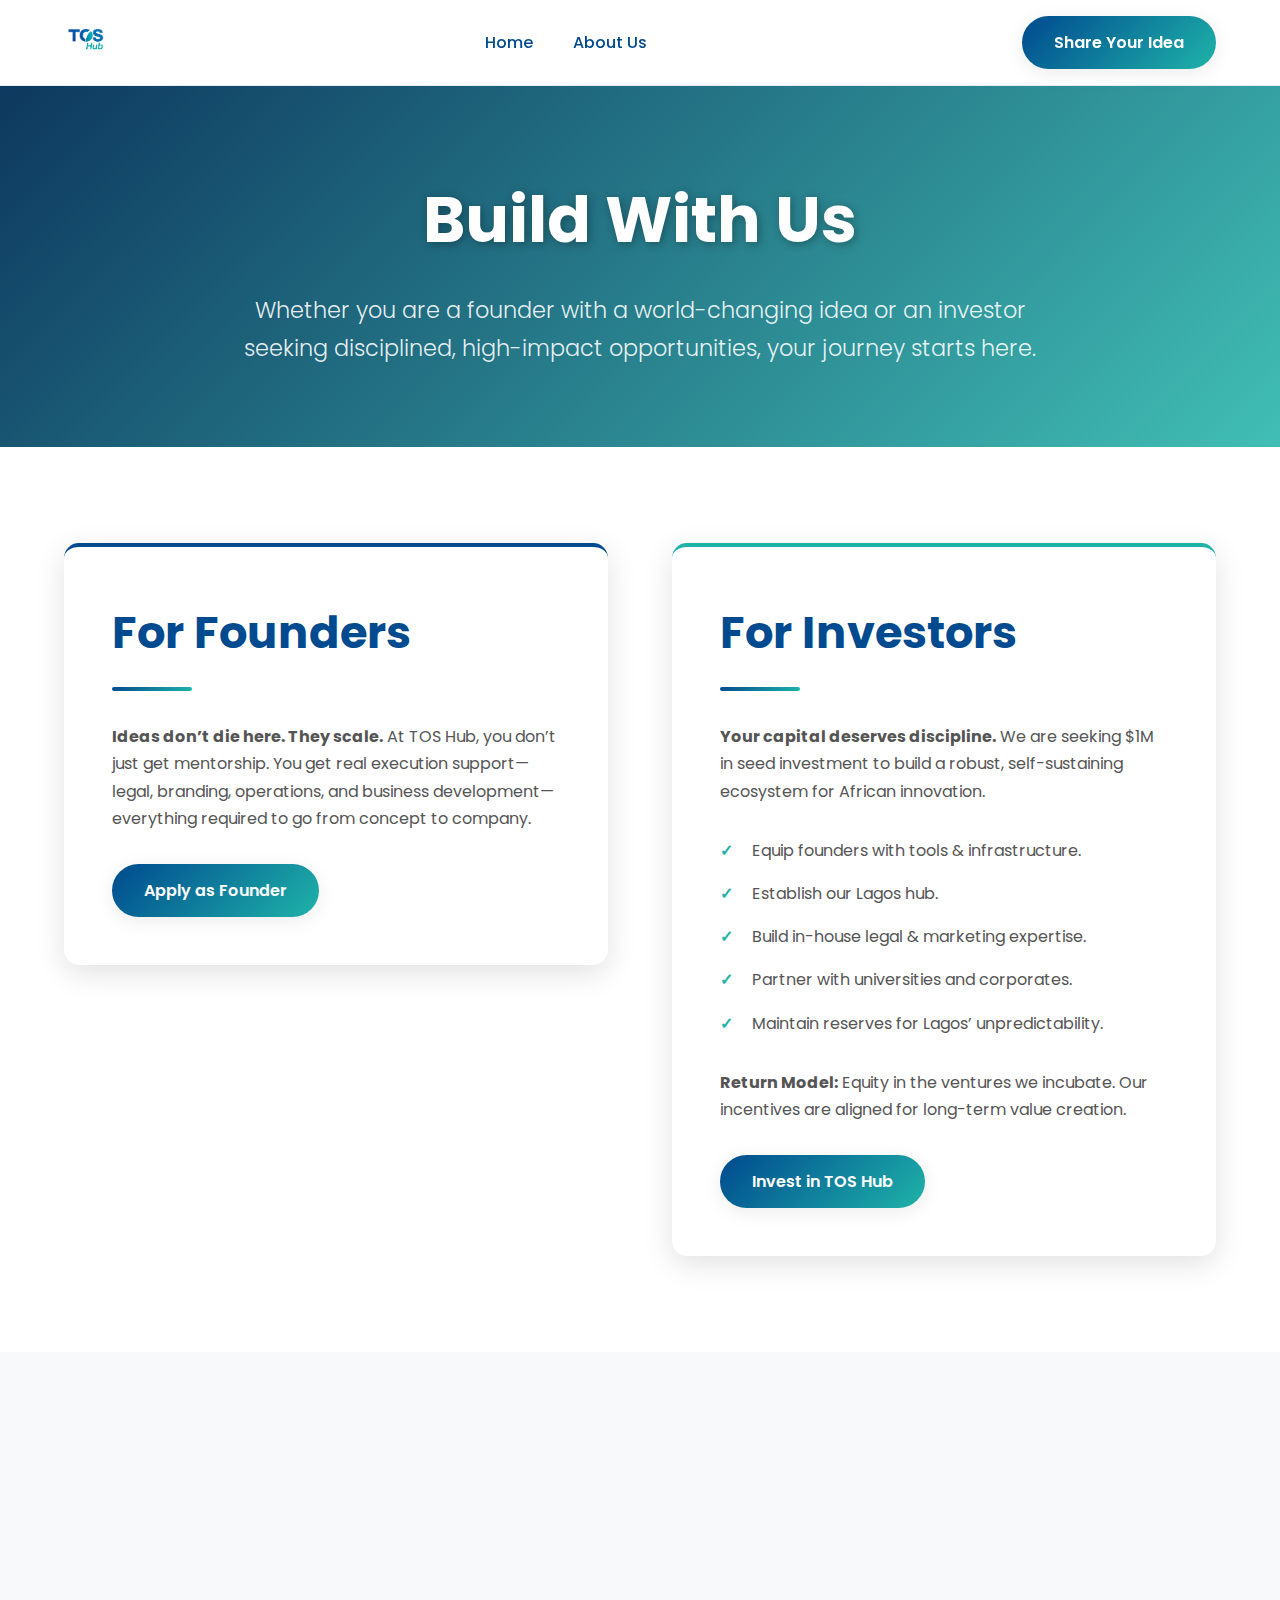
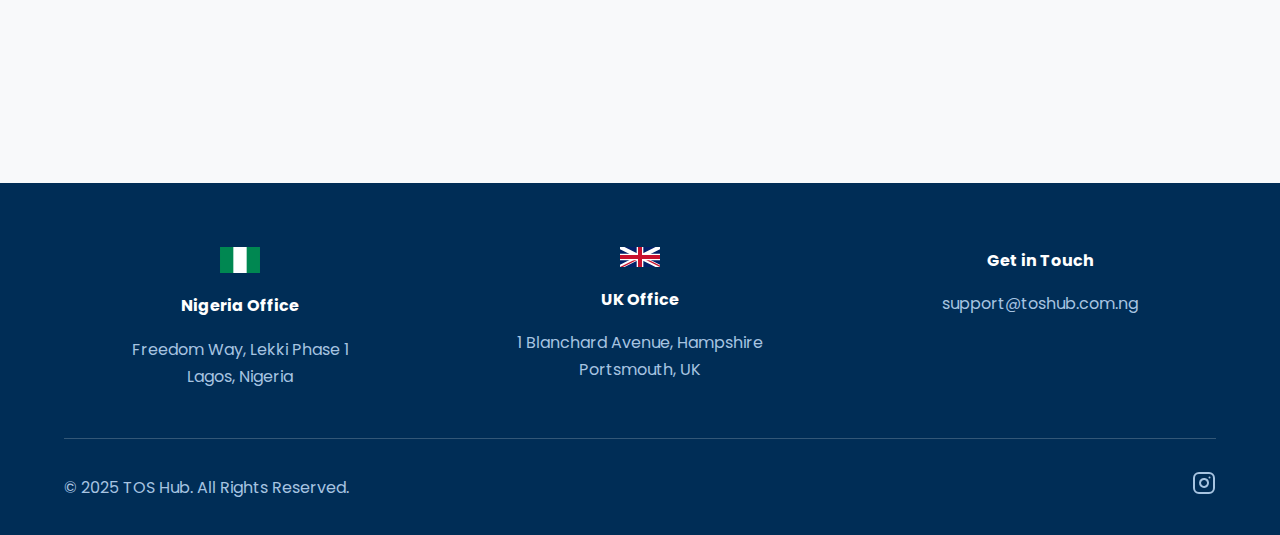
<file: join.html>
<!DOCTYPE html>
<html lang="en">

<head>
    <meta charset="UTF-8">
    <meta name="viewport" content="width=device-width, initial-scale=1.0">
    <title>For Founders & Investors - TOS Hub</title>
    <link rel="preconnect" href="https://fonts.googleapis.com">
    <link rel="preconnect" href="https://fonts.gstatic.com" crossorigin>
    <link href="https://fonts.googleapis.com/css2?family=Poppins:wght@400;600;700&display=swap" rel="stylesheet">
    <link rel="icon" href="images/favicon.ico" sizes="any">
    <link rel="apple-touch-icon" href="images/apple-touch-icon.png">
    <style>
         :root {
            --primary-blue: #004a8f;
            --accent-teal: #1fb3a8;
            --dark-blue-bg: #002d56;
            --text-color: #333;
            --white-color: #ffffff;
            --light-gray: #f8f9fa;
            --shadow-light: 0 4px 20px rgba(0, 0, 0, 0.08);
            --shadow-medium: 0 8px 30px rgba(0, 0, 0, 0.12);
            --shadow-heavy: 0 15px 40px rgba(0, 45, 86, 0.15);
            --gradient-primary: linear-gradient(135deg, var(--primary-blue) 0%, var(--accent-teal) 100%);
            --gradient-overlay: linear-gradient(135deg, rgba(0, 45, 86, 0.95), rgba(31, 179, 168, 0.85));
        }
        
        html {
            scroll-behavior: smooth;
        }
        
        * {
            margin: 0;
            padding: 0;
            box-sizing: border-box;
        }
        
        body {
            font-family: "Poppins", sans-serif;
            color: var(--text-color);
            line-height: 1.7;
            background-color: var(--white-color);
            overflow-x: hidden;
        }
        
        body.nav-open {
            overflow: hidden;
        }
        
        .container {
            width: 90%;
            max-width: 1200px;
            margin: 0 auto;
        }
        
        .main-header {
            background: rgba(255, 255, 255, 0.95);
            backdrop-filter: blur(10px);
            padding: 1rem 0;
            border-bottom: 1px solid rgba(0, 74, 143, 0.1);
            position: sticky;
            top: 0;
            z-index: 1000;
        }
        
        .main-nav {
            display: flex;
            justify-content: space-between;
            align-items: center;
        }
        
        .logo img {
            height: 45px;
            transition: transform 0.3s ease;
        }
        
        .logo:hover img {
            transform: scale(1.05);
        }
        
        .nav-links {
            list-style: none;
            display: flex;
            gap: 2.5rem;
        }
        
        .nav-links a {
            text-decoration: none;
            color: var(--primary-blue);
            font-weight: 500;
            position: relative;
            padding: 0.5rem 0;
        }
        
        .nav-links a::after {
            content: "";
            position: absolute;
            bottom: 0;
            left: 0;
            width: 0;
            height: 2px;
            background: var(--gradient-primary);
            transition: width 0.3s ease;
        }
        
        .nav-links a:hover::after {
            width: 100%;
        }
        
        .cta-button {
            background: var(--gradient-primary);
            color: var(--white-color);
            padding: 0.8rem 2rem;
            border-radius: 50px;
            text-decoration: none;
            font-weight: 600;
            transition: all 0.3s ease;
            border: none;
            cursor: pointer;
            box-shadow: var(--shadow-light);
            display: inline-block;
        }
        
        .cta-button:hover {
            transform: translateY(-3px);
            box-shadow: var(--shadow-medium);
        }
        
        .mobile-nav-toggle,
        .mobile-sidebar,
        .overlay,
        .close-btn {
            display: none;
        }
        
        section {
            padding: 6rem 0;
        }
        
        h1,
        h2 {
            font-weight: 700;
            color: var(--primary-blue);
            text-align: center;
        }
        
        h2 {
            font-size: clamp(2rem, 5vw, 2.8rem);
            margin-bottom: 1rem;
            position: relative;
        }
        
        h2::after {
            content: "";
            display: block;
            width: 80px;
            height: 4px;
            background: var(--gradient-primary);
            margin: 1rem auto 3rem;
            border-radius: 2px;
        }
        
        .page-header {
            background: var(--gradient-overlay);
            color: var(--white-color);
            text-align: center;
            padding: 5rem 1rem;
        }
        
        .page-header h1 {
            font-size: clamp(2.5rem, 5vw, 4rem);
            text-shadow: 2px 2px 10px rgba(0, 0, 0, 0.3);
            color: var(--white-color);
        }
        
        .page-subtitle {
            font-size: clamp(1.1rem, 2.5vw, 1.4rem);
            color: rgba(255, 255, 255, 0.9);
            max-width: 800px;
            margin: 1rem auto 0;
            font-weight: 300;
        }
        
        .join-grid {
            display: grid;
            grid-template-columns: 1fr 1fr;
            gap: 4rem;
            align-items: start;
        }
        
        .join-card {
            background: var(--white-color);
            border-radius: 15px;
            padding: 3rem;
            box-shadow: var(--shadow-medium);
            border-top: 4px solid var(--primary-blue);
        }
        
        .join-card h2 {
            text-align: left;
        }
        
        .join-card h2::after {
            margin: 1rem 0 2rem;
        }
        
        .join-card p,
        .join-card ul {
            margin-bottom: 2rem;
            color: #555;
        }
        
        .join-card ul {
            list-style: none;
            padding-left: 0;
        }
        
        .join-card li {
            padding-left: 2rem;
            position: relative;
            margin-bottom: 1rem;
        }
        
        .join-card li::before {
            content: '✓';
            position: absolute;
            left: 0;
            color: var(--accent-teal);
            font-weight: bold;
        }
        
        #investor-card {
            border-top-color: var(--accent-teal);
        }
        
        .contact-section {
            background-color: var(--light-gray);
        }
        
        .contact-info {
            text-align: center;
            max-width: 700px;
            margin: 0 auto;
        }
        
        .contact-info p {
            margin-bottom: 1.5rem;
            font-size: 1.1rem;
        }
        
        .contact-info a.email-link {
            text-decoration: none;
            color: var(--primary-blue);
            font-size: 1.5rem;
            font-weight: 600;
            display: inline-block;
            position: relative;
            transition: color 0.3s;
        }
        
        .contact-info a.email-link::after {
            content: '';
            position: absolute;
            width: 100%;
            height: 2px;
            background: var(--accent-teal);
            bottom: -5px;
            left: 0;
            transform: scaleX(0);
            transition: transform 0.3s ease;
        }
        
        .contact-info a.email-link:hover {
            color: var(--accent-teal);
        }
        
        .contact-info a.email-link:hover::after {
            transform: scaleX(1);
        }
        
        .main-footer {
            background: var(--dark-blue-bg);
            color: #a7c4e1;
            padding: 4rem 0 2rem;
        }
        
        .footer-grid {
            display: grid;
            grid-template-columns: repeat(auto-fit, minmax(280px, 1fr));
            gap: 3rem;
            margin-bottom: 3rem;
        }
        
        .footer-address,
        .footer-contact {
            text-align: center;
        }
        
        .footer-flag {
            margin-bottom: 1rem;
            line-height: 1;
        }
        
        .footer-address h4,
        .footer-contact h4 {
            color: var(--white-color);
            margin-bottom: 1rem;
        }
        
        .footer-address p,
        .footer-contact a {
            color: #a7c4e1;
            text-decoration: none;
            transition: color 0.3s;
        }
        
        .footer-contact a:hover {
            color: var(--accent-teal);
        }
        
        .footer-bottom {
            display: flex;
            justify-content: space-between;
            align-items: center;
            border-top: 1px solid rgba(255, 255, 255, 0.2);
            padding-top: 2rem;
        }
        
        .social-links a {
            color: #a7c4e1;
            transition: all 0.3s ease;
            display: inline-block;
        }
        
        .social-links a:hover {
            color: var(--accent-teal);
            transform: translateY(-3px);
        }
        
        .animate-on-scroll {
            opacity: 0;
            transform: translateY(40px);
            transition: opacity 0.6s ease-out, transform 0.6s ease-out;
        }
        
        .animate-on-scroll.is-visible {
            opacity: 1;
            transform: translateY(0);
        }
        
        @media (max-width: 992px) {
            .join-grid {
                grid-template-columns: 1fr;
            }
        }
        
        @media (max-width: 768px) {
            .nav-links,
            .nav-cta {
                display: none;
            }
            .mobile-nav-toggle,
            .overlay,
            .mobile-sidebar {
                display: block;
            }
            .overlay {
                position: fixed;
                inset: 0;
                background-color: rgba(0, 25, 50, 0.4);
                z-index: 1050;
                opacity: 0;
                pointer-events: none;
            }
            .mobile-sidebar {
                display: flex;
                flex-direction: column;
                justify-content: center;
                align-items: center;
                position: fixed;
                top: 0;
                right: 0;
                height: 100vh;
                width: min(80vw, 350px);
                z-index: 1100;
                background-color: rgba(255, 255, 255, 0.9);
                backdrop-filter: blur(15px);
                box-shadow: -5px 0 30px rgba(0, 0, 0, 0.1);
                transform: translateX(100%);
                transition: transform 0.4s cubic-bezier(0.25, 1, 0.5, 1);
            }
            body.nav-open .overlay {
                opacity: 1;
                pointer-events: auto;
            }
            body.nav-open .mobile-sidebar {
                transform: translateX(0);
            }
            .close-btn {
                display: block;
                position: absolute;
                top: 1.25rem;
                right: 1.25rem;
                background: transparent;
                border: none;
                padding: 0.5rem;
                cursor: pointer;
                color: var(--primary-blue);
            }
            .mobile-sidebar ul {
                list-style: none;
                text-align: center;
                padding: 0;
            }
            .mobile-sidebar li {
                margin: 1.5rem 0;
            }
            .mobile-sidebar a {
                font-size: 1.5rem;
                font-weight: 600;
                text-decoration: none;
                color: var(--primary-blue);
            }
            .mobile-nav-toggle {
                background: transparent;
                border: 0;
                cursor: pointer;
                padding: 0.5rem;
                z-index: 1200;
                position: relative;
                width: 28px;
                height: 21px;
            }
            .icon-hamburger {
                display: block;
                position: absolute;
                height: 3px;
                width: 100%;
                background: var(--primary-blue);
                border-radius: 2px;
                top: 50%;
                transform: translateY(-50%);
            }
            .icon-hamburger::before,
            .icon-hamburger::after {
                content: "";
                display: block;
                background: var(--primary-blue);
                position: absolute;
                height: 3px;
                width: 100%;
            }
            .icon-hamburger::before {
                top: -8px;
            }
            .icon-hamburger::after {
                top: 8px;
            }
            .footer-bottom {
                flex-direction: column;
                gap: 1.5rem;
                text-align: center;
            }
        }
    </style>
</head>

<body>
    <div class="overlay"></div>
    <aside class="mobile-sidebar" id="mobile-sidebar">
        <button class="close-btn" aria-label="Close menu"><svg xmlns="http://www.w3.org/2000/svg" width="24" height="24" viewBox="0 0 24 24" fill="none" stroke="currentColor" stroke-width="2.5" stroke-linecap="round" stroke-linejoin="round"><line x1="18" y1="6" x2="6" y2="18"></line><line x1="6" y1="6" x2="18" y2="18"></line></svg></button>
        <ul>
            <li><a href="index.html">Home</a></li>
            <li><a href="about.html">About Us</a></li>
            <li><a href="index.html#share-idea" class="cta-button mobile-menu-cta">Share Your Idea</a></li>
        </ul>
    </aside>

    <header class="main-header">
        <div class="container">
            <nav class="main-nav">
                <a href="index.html" class="logo"><img src="images/TOS-Hub-logo.png" alt="TOS Hub Logo"></a>
                <ul class="nav-links">
                    <li><a href="index.html">Home</a></li>
                    <li><a href="about.html">About Us</a></li>
                </ul>
                <a href="index.html#share-idea" class="cta-button nav-cta">Share Your Idea</a>
                <button class="mobile-nav-toggle" aria-label="Menu" aria-controls="mobile-sidebar" aria-expanded="false"><span class="icon-hamburger"></span></button>
            </nav>
        </div>
    </header>

    <main>
        <section class="page-header">
            <div class="container">
                <h1 class="animate-on-scroll is-visible">Build With Us</h1>
                <p class="page-subtitle animate-on-scroll is-visible" style="transition-delay: 0.2s;">Whether you are a founder with a world-changing idea or an investor seeking disciplined, high-impact opportunities, your journey starts here.</p>
            </div>
        </section>

        <section id="join">
            <div class="container">
                <div class="join-grid">
                    <div class="join-card animate-on-scroll">
                        <h2>For Founders</h2>
                        <p><strong>Ideas don’t die here. They scale.</strong> At TOS Hub, you don’t just get mentorship. You get real execution support—legal, branding, operations, and business development—everything required to go from concept to company.</p>
                        <a href="index.html#share-idea" class="cta-button">Apply as Founder</a>
                    </div>
                    <div id="investor-card" class="join-card animate-on-scroll" style="transition-delay: 0.2s;">
                        <h2>For Investors</h2>
                        <p><strong>Your capital deserves discipline.</strong> We are seeking $1M in seed investment to build a robust, self-sustaining ecosystem for African innovation.</p>
                        <ul>
                            <li>Equip founders with tools & infrastructure.</li>
                            <li>Establish our Lagos hub.</li>
                            <li>Build in-house legal & marketing expertise.</li>
                            <li>Partner with universities and corporates.</li>
                            <li>Maintain reserves for Lagos’ unpredictability.</li>
                        </ul>
                        <p><strong>Return Model:</strong> Equity in the ventures we incubate. Our incentives are aligned for long-term value creation.</p>
                        <a href="#contact" class="cta-button">Invest in TOS Hub</a>
                    </div>
                </div>
            </div>
        </section>

        <section id="contact" class="contact-section">
            <div class="container">
                <div class="contact-info animate-on-scroll">
                    <h2>Let's Build Together</h2>
                    <p>Reach out to our team to discuss your vision or investment goals.</p>
                    <a href="mailto:support@toshub.com.ng" class="email-link">support@toshub.com.ng</a>
                </div>
            </div>
        </section>
    </main>

    <footer class="main-footer">
        <div class="container">
            <div class="footer-grid">
                <div class="footer-address">
                    <div class="footer-flag"><svg viewBox="0 0 900 600" width="40" xmlns="http://www.w3.org/2000/svg"><rect fill="#008751" width="900" height="600"/><rect fill="#fff" width="300" height="600" x="300"/></svg></div>
                    <h4>Nigeria Office</h4>
                    <p>Freedom Way, Lekki Phase 1<br>Lagos, Nigeria</p>
                </div>
                <div class="footer-address">
                    <div class="footer-flag"><svg viewBox="0 0 60 30" width="40" xmlns="http://www.w3.org/2000/svg"><clipPath id="a"><path d="M0 0v30h60V0z"/></clipPath><clipPath id="b"><path d="M30 15h30v15zv15h-30zH0z"/></clipPath><g clip-path="url(#a)"><path d="M0 0v30h60V0z" fill="#012169"/><path d="M0 0l60 30m0-30L0 30" stroke="#fff" stroke-width="6"/><path d="M0 0l60 30m0-30L0 30" clip-path="url(#b)" stroke="#C8102E" stroke-width="4"/><path d="M30 0v30M0 15h60" stroke="#fff" stroke-width="10"/><path d="M30 0v30M0 15h60" stroke="#C8102E" stroke-width="6"/></g></svg></div>
                    <h4>UK Office</h4>
                    <p>1 Blanchard Avenue, Hampshire<br>Portsmouth, UK</p>
                </div>
                <div class="footer-contact">
                    <h4>Get in Touch</h4><a href="mailto:support@toshub.com.ng">support@toshub.com.ng</a></div>
            </div>
            <div class="footer-bottom">
                <p>&copy; 2025 TOS Hub. All Rights Reserved.</p>
                <div class="social-links">
                    <a href="https://www.instagram.com/tos.hub?igsh=MXR4ZXJ2ZndudXhxdQ%3D%3D&utm_source=qr" aria-label="Instagram" target="_blank" rel="noopener noreferrer">
                        <svg xmlns="http://www.w3.org/2000/svg" width="24" height="24" viewBox="0 0 24 24" fill="none" stroke="currentColor" stroke-width="2" stroke-linecap="round" stroke-linejoin="round"><rect x="2" y="2" width="20" height="20" rx="5" ry="5"></rect><path d="M16 11.37A4 4 0 1 1 12.63 8 4 4 0 0 1 16 11.37z"></path><line x1="17.5" y1="6.5" x2="17.51" y2="6.5"></line></svg>
                    </a>
                </div>
            </div>
        </div>
    </footer>

    <script>
        document.addEventListener('DOMContentLoaded', function() {
            const navToggle = document.querySelector('.mobile-nav-toggle');
            if (navToggle) {
                const mobileSidebar = document.getElementById('mobile-sidebar');
                const overlay = document.querySelector('.overlay');
                const closeBtn = document.querySelector('.close-btn');
                const openMenu = () => document.body.classList.add('nav-open');
                const closeMenu = () => document.body.classList.remove('nav-open');
                navToggle.addEventListener('click', openMenu);
                closeBtn.addEventListener('click', closeMenu);
                overlay.addEventListener('click', closeMenu);
                mobileSidebar.querySelectorAll('a').forEach(link => link.addEventListener('click', closeMenu));
                document.addEventListener('keydown', (e) => e.key === 'Escape' && closeMenu());
            }
            const animatedElements = document.querySelectorAll('.animate-on-scroll');
            const observer = new IntersectionObserver((entries) => {
                entries.forEach(entry => {
                    if (entry.isIntersecting) {
                        entry.target.classList.add('is-visible');
                        observer.unobserve(entry.target);
                    }
                });
            }, {
                threshold: 0.1
            });
            animatedElements.forEach(el => observer.observe(el));
        });
    </script>
</body>

</html>
</file>
<file: css/style.css>
/* --- Global Styles & Variables --- */

:root {
    --primary-blue: #004a8f;
    --accent-teal: #1fb3a8;
    --dark-blue-bg: #002d56;
    --text-color: #333;
    --white-color: #ffffff;
    --success-color: #28a745;
    --error-color: #dc3545;
}


/* --- Basic Setup & Accessibility --- */

html {
    scroll-behavior: smooth;
}

* {
    margin: 0;
    padding: 0;
    box-sizing: border-box;
}

body {
    font-family: "Poppins", sans-serif;
    color: var(--text-color);
    line-height: 1.6;
    background-color: var(--white-color);
}

body.modal-open {
    overflow: hidden;
}

.container {
    width: 90%;
    max-width: 1100px;
    margin: 0 auto;
}

.sr-only {
    position: absolute;
    width: 1px;
    height: 1px;
    padding: 0;
    margin: -1px;
    overflow: hidden;
    clip: rect(0, 0, 0, 0);
    border: 0;
}

.hidden {
    display: none !important;
}


/* --- Header & Navigation Styling --- */

.main-header {
    background: var(--white-color);
    padding: 1rem 0;
    border-bottom: 1px solid #eee;
    position: sticky;
    top: 0;
    z-index: 1000;
}

.main-nav {
    display: flex;
    justify-content: space-between;
    align-items: center;
}

.logo img {
    height: 40px;
}

.nav-links {
    display: flex;
    list-style: none;
    gap: 2rem;
}

.nav-links a {
    text-decoration: none;
    color: var(--primary-blue);
    font-weight: 600;
}

.cta-button {
    background-color: var(--accent-teal);
    color: var(--white-color);
    padding: 0.6rem 1.5rem;
    border-radius: 50px;
    text-decoration: none;
    font-weight: 600;
    transition: background-color 0.3s ease, transform 0.3s ease;
    border: none;
    cursor: pointer;
}

.cta-button:hover {
    background-color: #1aa096;
    transform: translateY(-2px);
}


/* --- Hero Section Styling --- */

.hero-section {
    position: relative;
    min-height: 90vh;
    height: auto;
    display: flex;
    flex-direction: column;
    justify-content: center;
    align-items: center;
    text-align: center;
    color: var(--white-color);
    overflow: hidden;
    padding: 5rem 1rem;
}

.hero-background-image {
    position: absolute;
    top: 0;
    left: 0;
    width: 100%;
    height: 100%;
    background-image: url('../images/hero-background.jpg');
    background-size: cover;
    background-position: center;
    z-index: 1;
}

.hero-background-image::after {
    content: '';
    position: absolute;
    inset: 0;
    background: linear-gradient(135deg, rgba(0, 45, 86, 0.85), rgba(0, 74, 143, 0.8));
}

.hero-content {
    position: relative;
    z-index: 2;
    display: flex;
    flex-direction: column;
    align-items: center;
}

.hero-logo-card {
    display: flex;
    flex-direction: column;
    align-items: center;
    background: var(--white-color);
    border-radius: 20px;
    padding: 2.5rem;
    margin-bottom: 2rem;
    box-shadow: 0 10px 40px rgba(0, 0, 0, 0.2);
    animation: fadeInUp 1s ease-out 0.2s forwards;
    opacity: 0;
}

.hero-logo {
    max-height: 200px;
}

.hero-tagline {
    font-size: 1.1rem;
    font-weight: 600;
    letter-spacing: 2px;
    text-transform: uppercase;
    color: var(--primary-blue);
    margin-top: 0.5rem;
}

.hero-title {
    font-size: 3.5rem;
    font-weight: 700;
    text-shadow: 2px 2px 10px rgba(0, 0, 0, 0.3);
    margin-bottom: 1rem;
    animation: fadeInUp 1s ease-out 0.8s forwards;
    opacity: 0;
}

.hero-subtitle {
    font-size: 1.2rem;
    margin: 0 auto 2.5rem;
    max-width: 600px;
    animation: fadeInUp 1s ease-out 1.1s forwards;
    opacity: 0;
}

.hero-cta {
    padding: 1rem 2.5rem;
    font-size: 1.1rem;
    box-shadow: 0 5px 15px rgba(0, 0, 0, 0.2);
    animation: fadeInUp 1s ease-out 1.4s forwards, pulse 2s infinite 2.5s;
    opacity: 0;
}

@keyframes pulse {
    0% {
        transform: scale(1);
    }
    50% {
        transform: scale(1.05);
    }
    100% {
        transform: scale(1);
    }
}

@keyframes fadeInUp {
    from {
        opacity: 0;
        transform: translateY(20px);
    }
    to {
        opacity: 1;
        transform: translateY(0);
    }
}


/* --- Sections & Cards --- */

section {
    padding: 5rem 0;
}

h2 {
    font-size: 2.5rem;
    font-weight: 700;
    color: var(--primary-blue);
    text-align: center;
    margin-bottom: 3rem;
    position: relative;
}

h2::after {
    content: "";
    display: block;
    width: 60px;
    height: 4px;
    background-color: var(--accent-teal);
    margin: 0.75rem auto 0;
}

.about-section {
    background-color: #f8f9fa;
}

.about-content-card {
    background-color: var(--white-color);
    padding: 3rem;
    border-radius: 15px;
    box-shadow: 0 10px 30px rgba(0, 0, 0, 0.07);
    max-width: 900px;
    margin: 0 auto;
}

.about-text {
    display: grid;
    grid-template-columns: 1fr 1fr;
    gap: 2rem;
    color: #555;
}

.read-more-link {
    display: inline-block;
    margin-top: 1.5rem;
    font-weight: 600;
    color: var(--primary-blue);
    text-decoration: none;
}

.mission-section {
    background-color: var(--dark-blue-bg);
    color: var(--white-color);
}

.mission-section .light-text {
    color: var(--white-color);
}

.mission-intro {
    color: #cce0ff;
    max-width: 700px;
    margin: 0 auto 3rem;
    text-align: center;
}

.mission-cards-container {
    display: grid;
    grid-template-columns: repeat(auto-fit, minmax(280px, 1fr));
    gap: 2rem;
}

.mission-card {
    background: rgba(255, 255, 255, 0.05);
    border: 1px solid rgba(255, 255, 255, 0.2);
    padding: 2.5rem 2rem;
    border-radius: 15px;
    text-align: center;
}

.mission-card .icon-container {
    color: var(--accent-teal);
    margin-bottom: 1.5rem;
}


/* --- Form Section --- */

.form-section {
    background-color: #f8f9fa;
}

.form-intro {
    text-align: center;
    max-width: 600px;
    margin: 0 auto 3rem;
    color: #555;
}

.idea-form {
    max-width: 700px;
    margin: 0 auto;
    background: var(--white-color);
    padding: 2.5rem;
    border-radius: 15px;
    box-shadow: 0 10px 30px rgba(0, 0, 0, 0.07);
}

.form-group {
    position: relative;
    margin-bottom: 2rem;
}

.form-group label {
    position: absolute;
    top: 1rem;
    left: 1rem;
    color: #999;
    pointer-events: none;
    transition: all 0.2s ease;
}

.form-group input,
.form-group textarea {
    width: 100%;
    padding: 1.2rem 1rem 0.6rem;
    border-radius: 8px;
    border: 1px solid #ccc;
    font-family: "Poppins", sans-serif;
    font-size: 1rem;
}

.form-group input:focus+label,
.form-group textarea:focus+label,
.form-group input:not(:placeholder-shown)+label,
.form-group textarea:not(:placeholder-shown)+label {
    top: 0.4rem;
    left: 1rem;
    font-size: 0.75rem;
    color: var(--primary-blue);
    font-weight: 600;
}

.form-group input:focus,
.form-group textarea:focus {
    outline: none;
    border-color: var(--accent-teal);
    box-shadow: 0 0 0 3px rgba(31, 179, 168, 0.2);
}

.form-group input.valid,
.form-group textarea.valid {
    border-color: var(--success-color);
}

.form-group input.invalid,
.form-group textarea.invalid {
    border-color: var(--error-color);
}

.error-message {
    color: var(--error-color);
    font-size: 0.8rem;
    margin-top: 0.25rem;
    display: none;
}

.form-actions {
    display: flex;
    flex-direction: column;
    gap: 1.5rem;
}

.file-upload-input {
    display: none;
}

.file-upload-label {
    display: inline-flex;
    align-items: center;
    justify-content: center;
    width: 100%;
    gap: 0.75rem;
    padding: 0.75rem 1.25rem;
    border: 2px dashed #ccc;
    border-radius: 8px;
    cursor: pointer;
    color: #555;
}

#file-name-display {
    display: block;
    text-align: center;
    margin-top: 0;
    font-style: italic;
    color: var(--primary-blue);
}

.form-submit-btn {
    display: flex;
    justify-content: center;
    align-items: center;
    width: 100%;
    padding: 1rem;
    font-size: 1.1rem;
}

.form-submit-btn.submitting .btn-text {
    display: none;
}

.form-submit-btn .btn-spinner {
    display: none;
}

.form-submit-btn.submitting .btn-spinner {
    display: block;
    width: 20px;
    height: 20px;
    border: 3px solid rgba(255, 255, 255, 0.3);
    border-top-color: var(--white-color);
    border-radius: 50%;
    animation: spin 1s linear infinite;
}

@keyframes spin {
    to {
        transform: rotate(360deg);
    }
}


/* --- Other Styles --- */

.final-cta-section {
    background-color: #f8f9fa;
}

.cta-cards-container {
    display: grid;
    grid-template-columns: repeat(auto-fit, minmax(280px, 1fr));
    gap: 2rem;
}

.cta-card {
    background: var(--white-color);
    border: 1px solid #e0e0e0;
    padding: 2.5rem 2rem;
    border-radius: 15px;
    text-align: center;
    display: flex;
    flex-direction: column;
}

.cta-card p {
    flex-grow: 1;
    margin-bottom: 2rem;
}

.cta-button.secondary {
    background-color: transparent;
    color: var(--accent-teal);
    border: 2px solid var(--accent-teal);
}

.main-footer {
    background-color: var(--dark-blue-bg);
    color: #a7c4e1;
    padding: 2rem 0;
}

.footer-content {
    display: flex;
    justify-content: space-between;
    align-items: center;
}

.social-links {
    display: flex;
    gap: 1.5rem;
}

.modal-overlay {
    position: fixed;
    inset: 0;
    background: rgba(0, 0, 0, 0.6);
    z-index: 3000;
    display: flex;
    justify-content: center;
    align-items: center;
    opacity: 0;
    pointer-events: none;
    transition: opacity .3s;
}

.modal-overlay:not(.hidden) {
    opacity: 1;
    pointer-events: auto;
}

.modal-box {
    background: var(--white-color);
    padding: 2.5rem;
    border-radius: 15px;
    text-align: center;
    max-width: 450px;
}

#modal-icon svg {
    width: 60px;
    height: 60px;
    margin-bottom: 1rem;
}


/* --- NEW PAGE STYLES (ABOUT & FOUNDER) --- */

.page-header {
    background-color: var(--dark-blue-bg);
    color: var(--white-color);
    text-align: center;
    padding: 4rem 1rem;
}

.page-header h1 {
    font-size: 3rem;
}

.page-subtitle {
    font-size: 1.2rem;
    color: #cce0ff;
    max-width: 600px;
    margin: 0 auto;
}

.content-section {
    padding: 4rem 0;
}

.content-section.bg-light {
    background-color: #f8f9fa;
}

.content-narrow {
    max-width: 800px;
    margin: 0 auto;
}

.intro-paragraph {
    font-size: 1.2rem;
    font-weight: 300;
    color: #555;
}

.split-section {
    display: grid;
    grid-template-columns: 1fr 1fr;
    gap: 2rem;
}

.info-card {
    background: var(--white-color);
    padding: 2rem;
    border-radius: 15px;
    border: 1px solid #eee;
}

.info-card-icon {
    color: var(--accent-teal);
    margin-bottom: 1rem;
}

.info-card-icon svg {
    width: 32px;
    height: 32px;
}

.info-card h3 {
    color: var(--primary-blue);
    margin-bottom: 1rem;
}

.info-card ul {
    list-style: none;
    padding-left: 0;
}

.info-card li {
    margin-bottom: 0.5rem;
}

.section-title-centered {
    text-align: center;
    margin-bottom: 3rem;
}

.section-title-centered h2 {
    margin-bottom: 0;
}

.feature-grid {
    display: grid;
    grid-template-columns: repeat(auto-fit, minmax(280px, 1fr));
    gap: 2rem;
}

.feature-card {
    background-color: #f8f9fa;
    padding: 2rem;
    border-radius: 15px;
}

.feature-card h4 {
    color: var(--primary-blue);
    margin-bottom: 0.5rem;
    font-size: 1.1rem;
}

.page-cta-section {
    background-color: var(--dark-blue-bg);
    color: var(--white-color);
    text-align: center;
    padding: 4rem 1rem;
}

.page-cta-section h2 {
    color: var(--white-color);
}

.page-cta-section p {
    max-width: 600px;
    margin: -2rem auto 2rem;
    color: #cce0ff;
}

.founder-section {
    padding: 4rem 0;
}

.founder-grid {
    display: grid;
    grid-template-columns: 1fr 2fr;
    gap: 3rem;
    align-items: flex-start;
}

.founder-image-container img {
    width: 100%;
    border-radius: 15px;
    box-shadow: 0 10px 30px rgba(0, 0, 0, 0.1);
}

.founder-text-container h2 {
    color: var(--primary-blue);
    text-align: left;
}

.founder-quote {
    font-size: 1.4rem;
    font-weight: 600;
    font-style: italic;
    color: var(--primary-blue);
    border-left: 4px solid var(--accent-teal);
    padding-left: 1.5rem;
    margin: 2rem 0;
}


/* --- Responsive Styles --- */

@media (max-width: 768px) {
    .nav-links {
        display: none;
        position: fixed;
        inset: 0 0 0 30%;
        flex-direction: column;
        padding: 5rem 2rem;
        gap: 2.5rem;
        background: rgba(255, 255, 255, 0.98);
        backdrop-filter: blur(10px);
        transform: translateX(100%);
        transition: transform 350ms ease-out;
        z-index: 1001;
    }
    body.nav-open .nav-links {
        display: flex;
    }
    .nav-cta {
        display: none;
    }
    .mobile-nav-toggle {
        display: block;
        background: transparent;
        border: 0;
        cursor: pointer;
        z-index: 2000;
        padding: 0.5rem;
        position: relative;
        width: 28px;
        height: 21px;
    }
    .icon-hamburger {
        display: block;
        position: absolute;
        height: 3px;
        width: 100%;
        background: var(--primary-blue);
        right: 0;
        top: 50%;
        transform: translateY(-50%);
        transition: background 0.1s;
    }
    .icon-hamburger::before,
    .icon-hamburger::after {
        content: '';
        display: block;
        background: var(--primary-blue);
        position: absolute;
        height: 3px;
        width: 100%;
        right: 0;
        transition: all 0.3s;
    }
    .icon-hamburger::before {
        top: -8px;
    }
    .icon-hamburger::after {
        top: 8px;
    }
    body.nav-open .icon-hamburger {
        background: transparent;
    }
    body.nav-open .icon-hamburger::before {
        transform: translateY(8px) rotate(45deg);
    }
    body.nav-open .icon-hamburger::after {
        transform: translateY(-8px) rotate(-45deg);
    }
    .hero-logo-card {
        padding: 1.5rem;
    }
    .hero-logo {
        max-height: 150px;
    }
    .hero-title {
        font-size: 2.8rem;
    }
    .about-text,
    .founder-grid,
    .split-section {
        grid-template-columns: 1fr;
    }
    .footer-content {
        flex-direction: column;
        gap: 1rem;
    }
}
</file>
